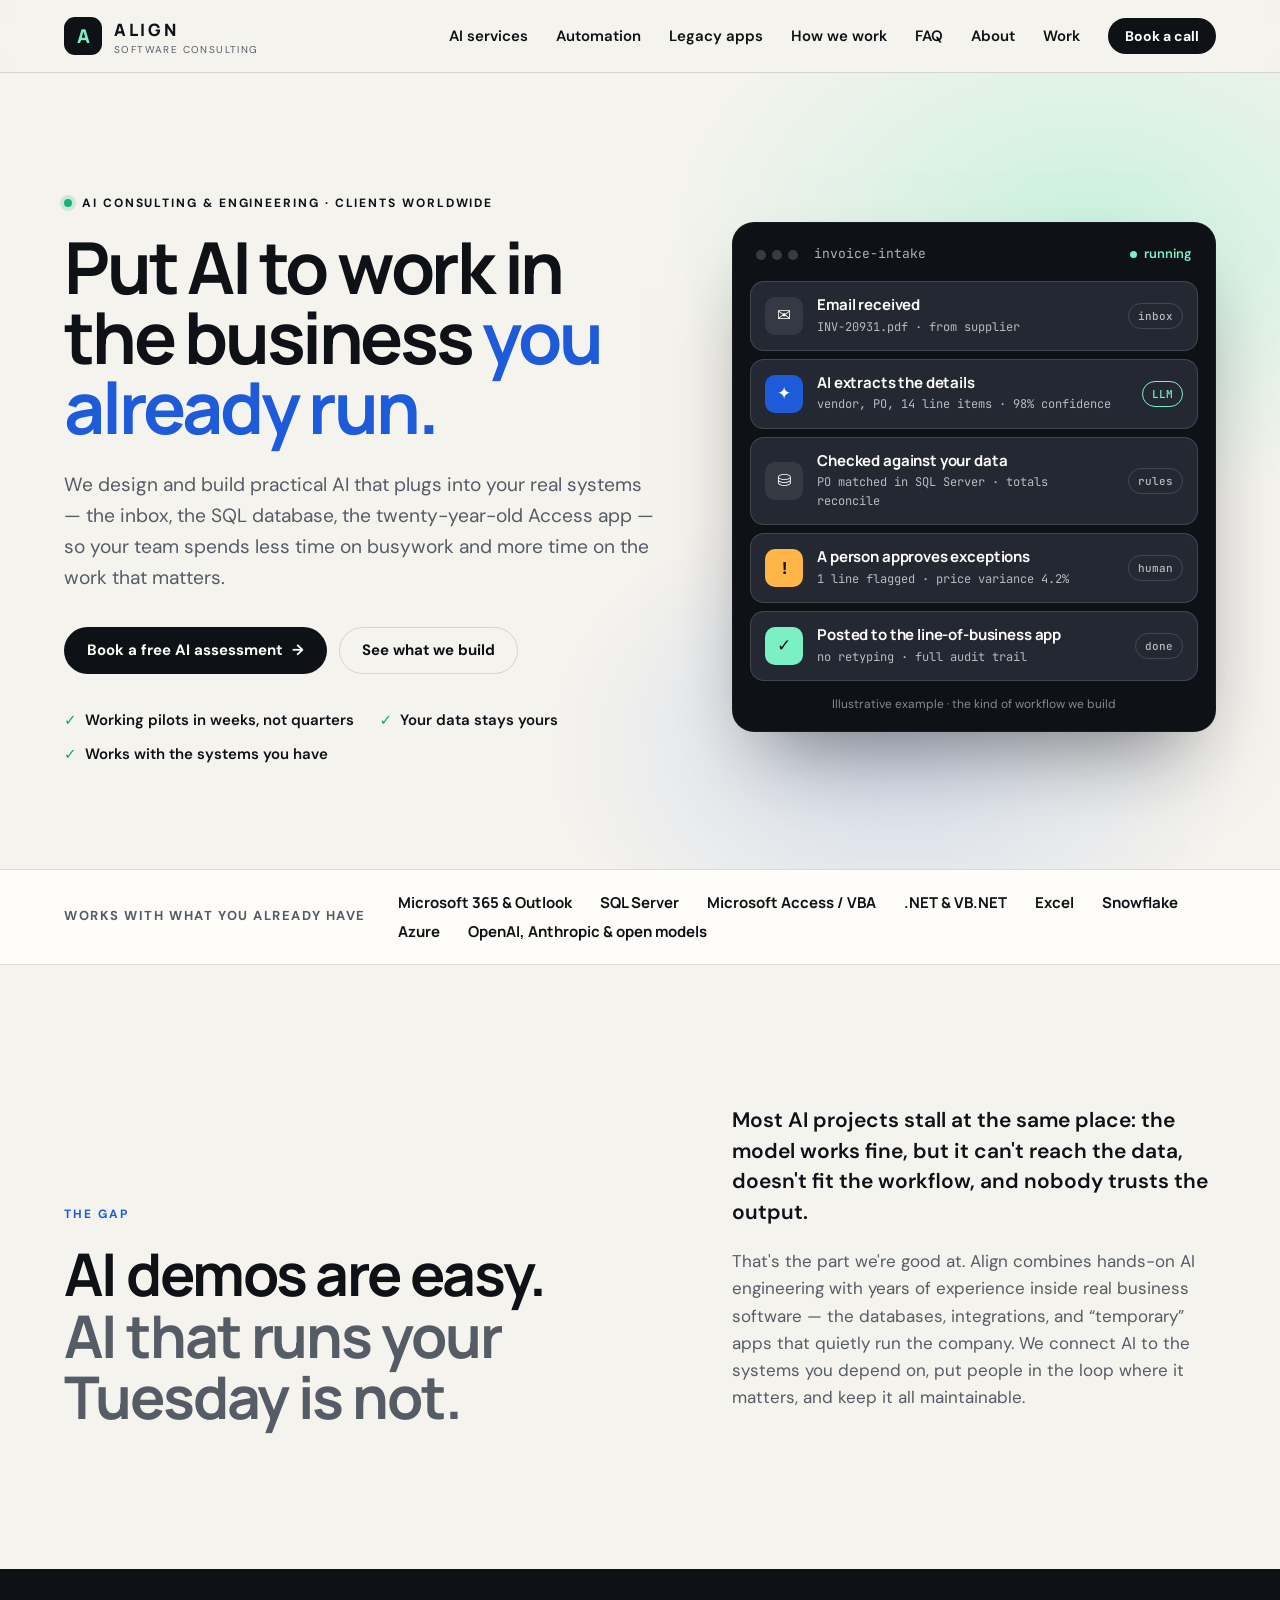
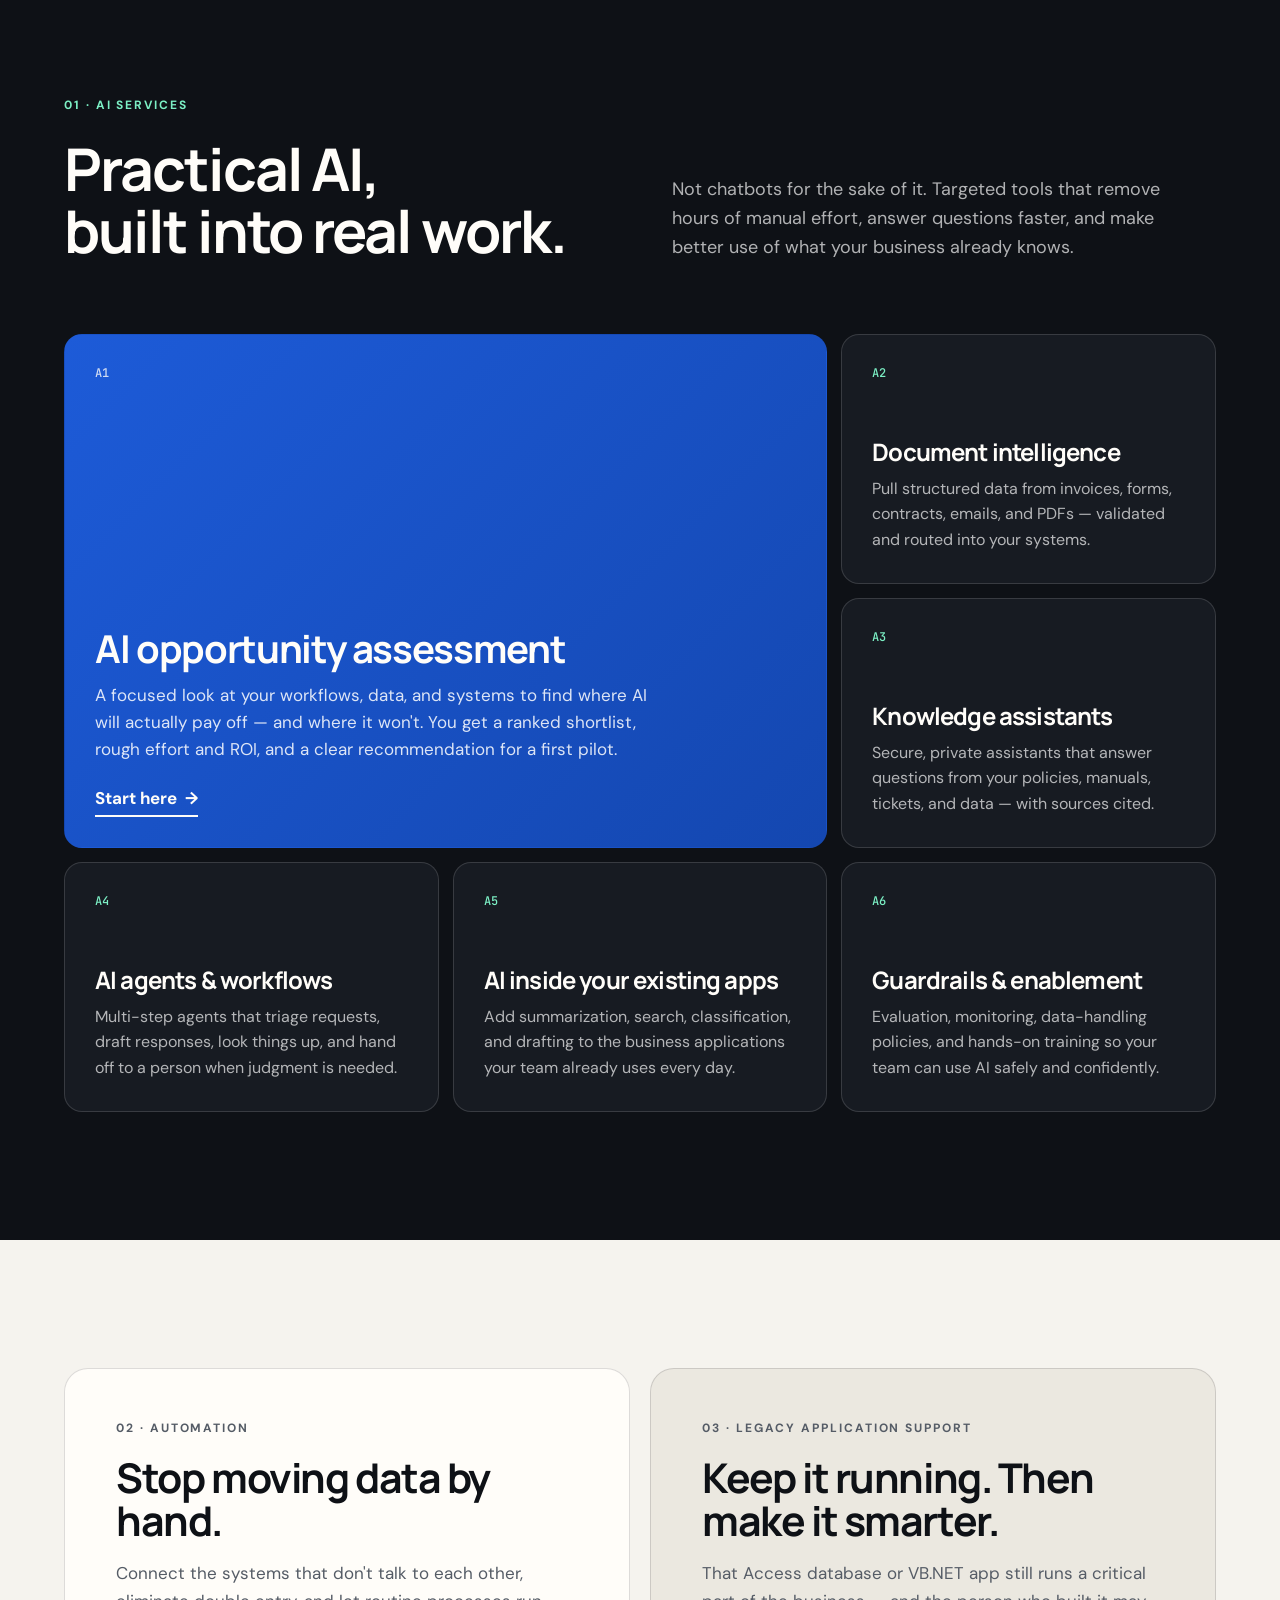
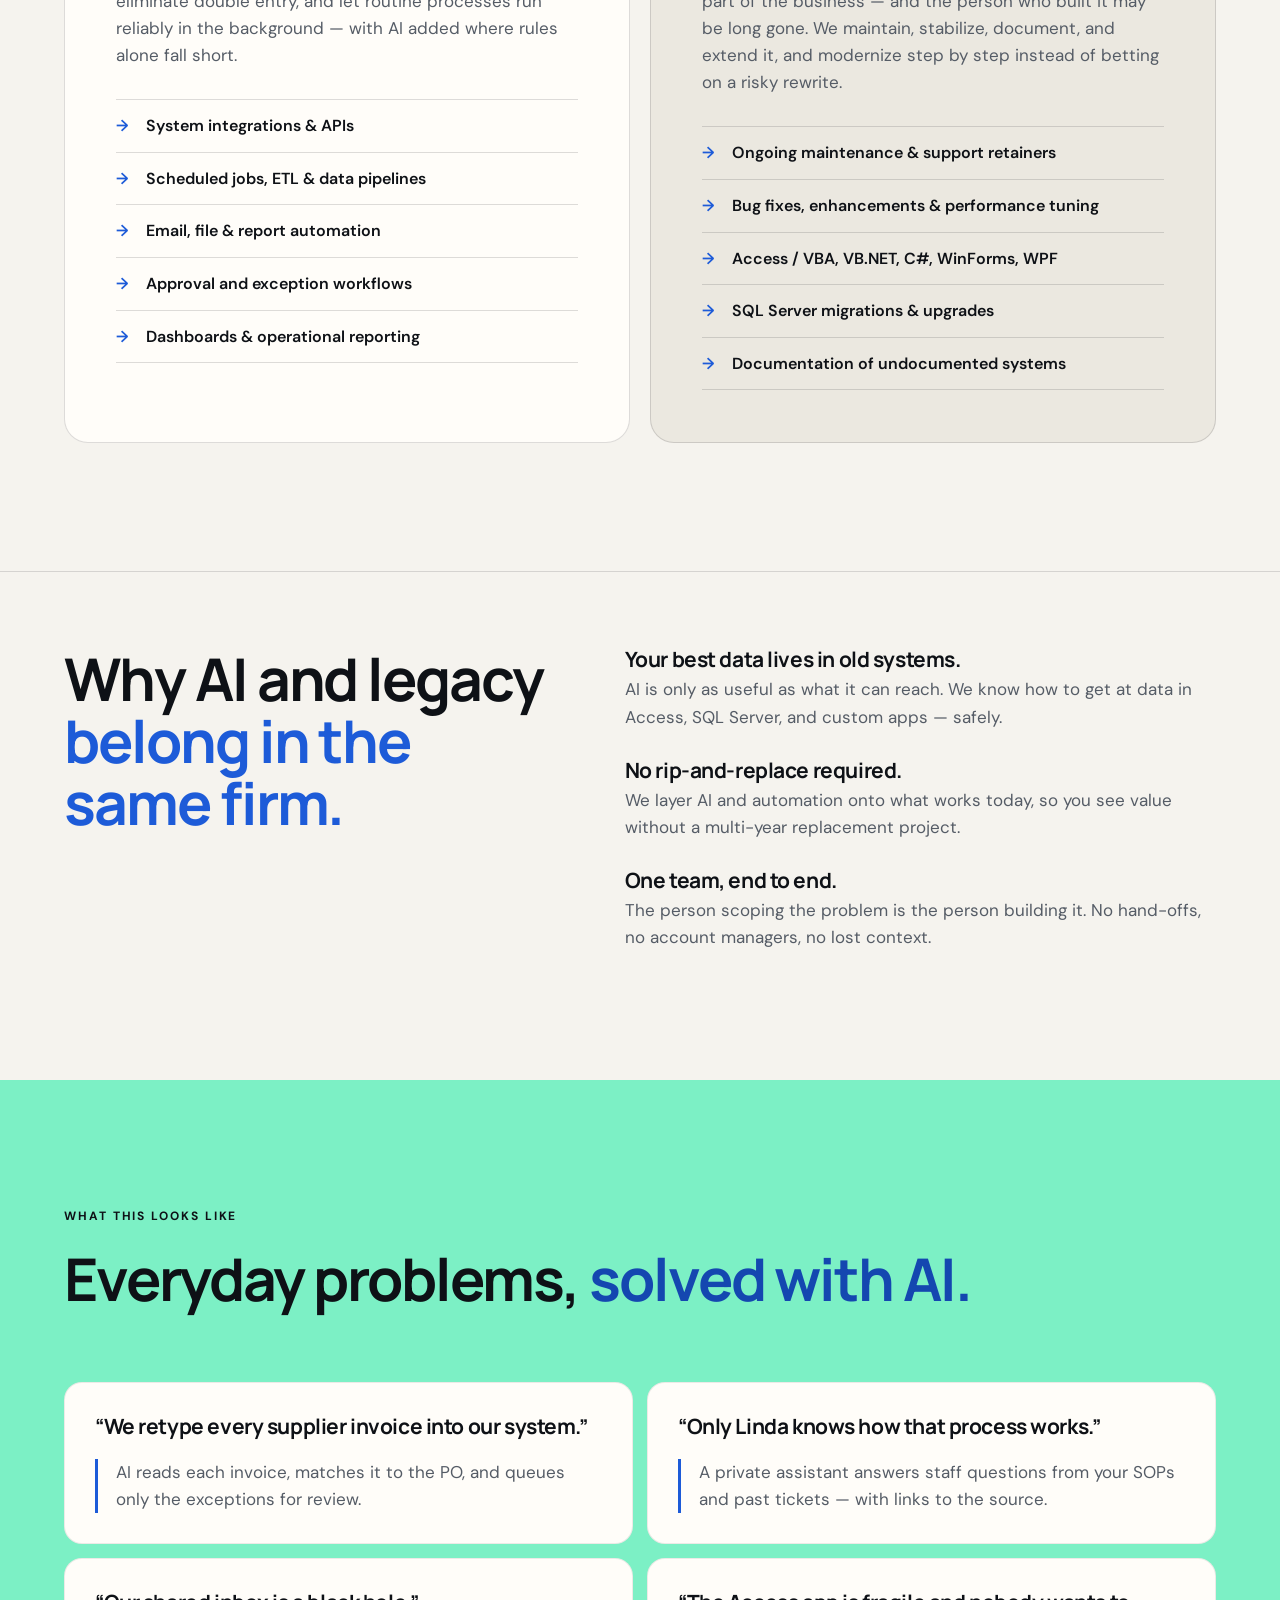
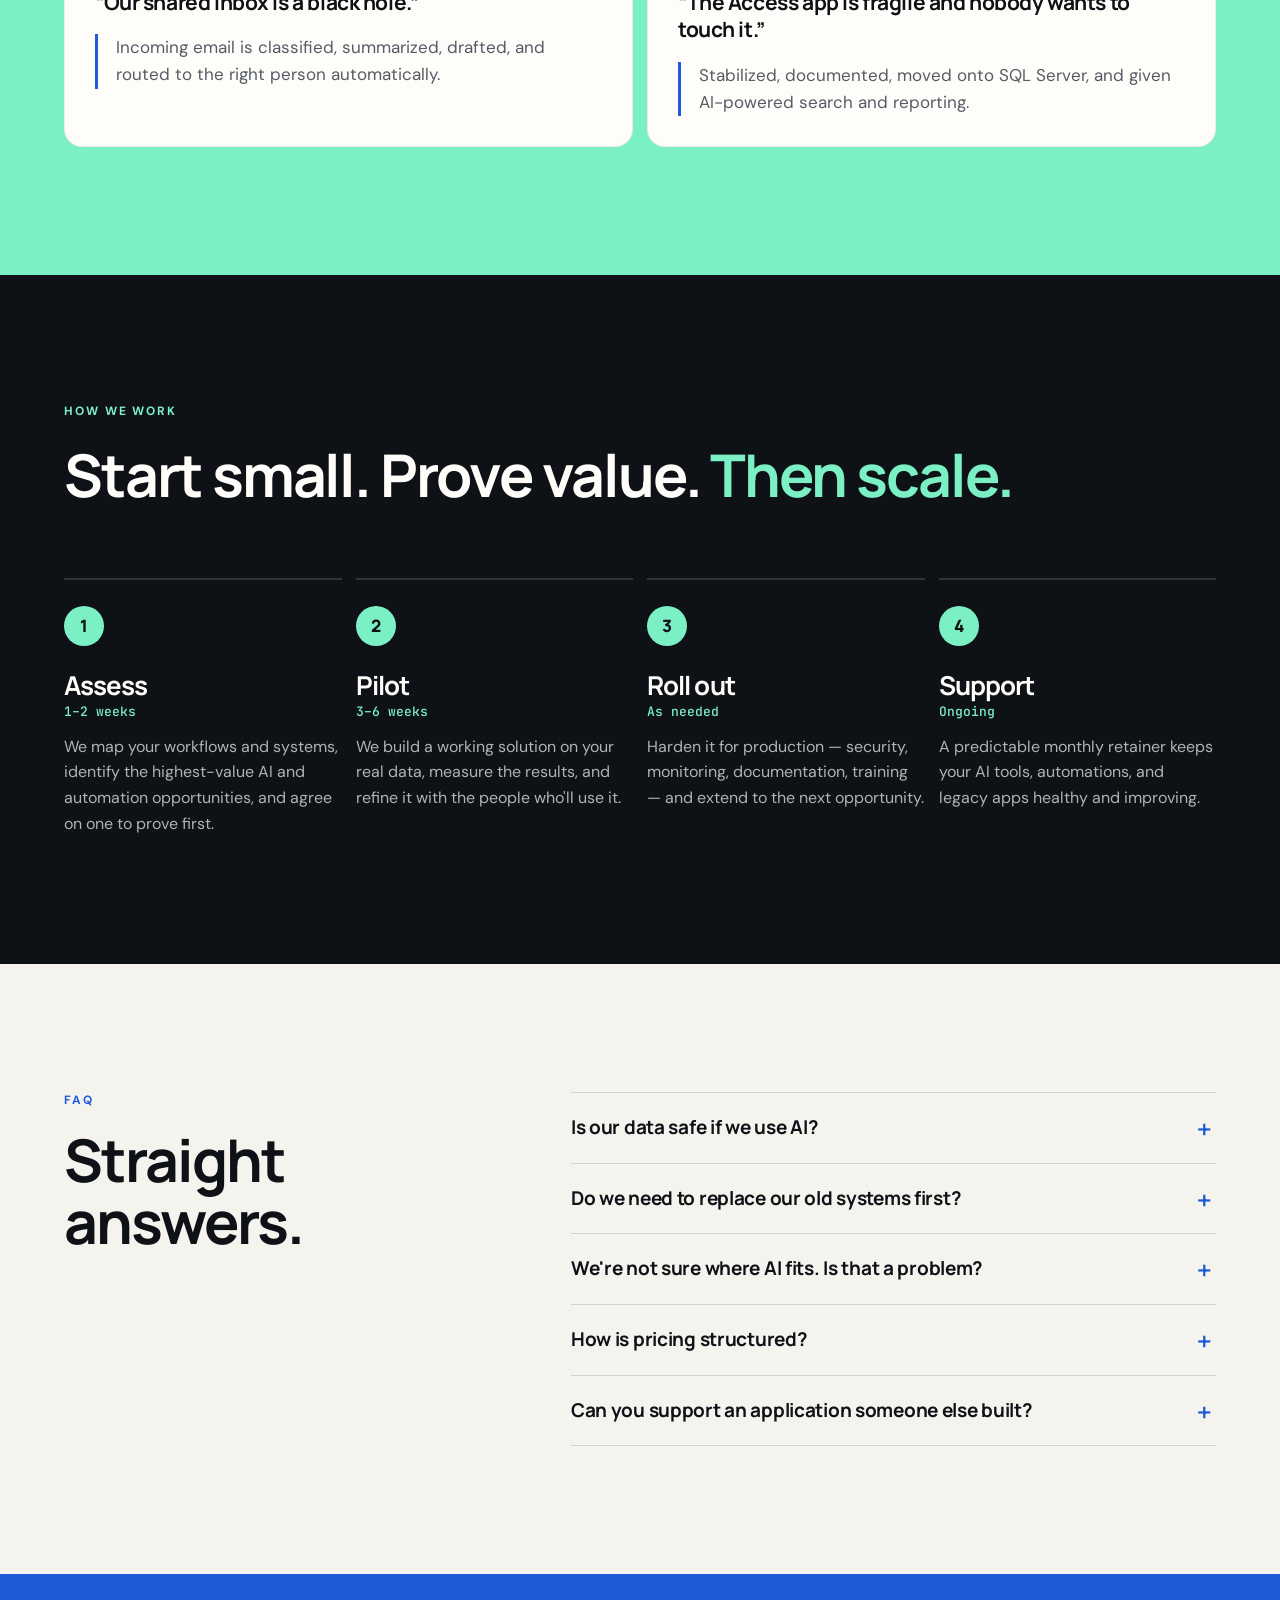
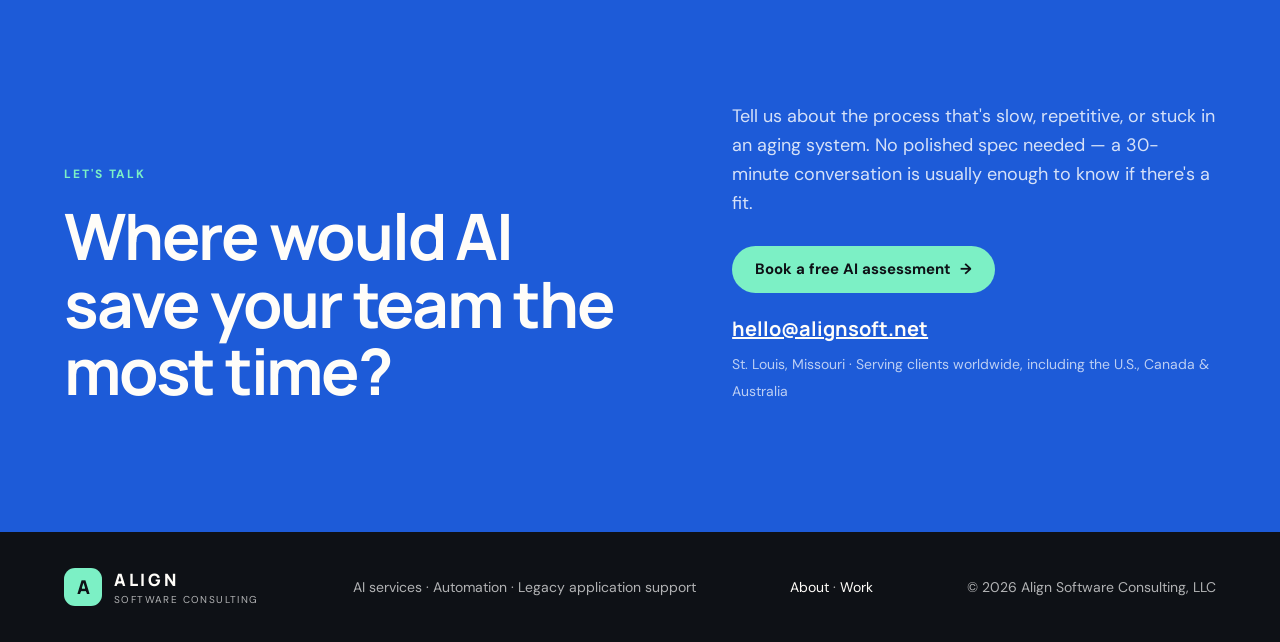
<file: index.html>
<!DOCTYPE html>
<html lang="en">
<head>
  <meta charset="UTF-8" />
  <meta name="viewport" content="width=device-width, initial-scale=1.0" />
  <title>Align Software Consulting | Practical AI, Automation &amp; Legacy App Support</title>
  <meta name="description" content="Align Software Consulting helps small and mid-sized businesses put AI to work: document intelligence, knowledge assistants, AI agents, workflow automation, and support for the legacy business applications you already rely on." />
  <link rel="canonical" href="https://www.alignsoft.net/" />
  <meta name="theme-color" content="#0e1116" />

  <meta property="og:type" content="website" />
  <meta property="og:url" content="https://www.alignsoft.net/" />
  <meta property="og:title" content="Align Software Consulting | Practical AI for the business you already run" />
  <meta property="og:description" content="AI services, automation, and legacy application support — built around your real systems, data, and people." />
  <meta name="twitter:card" content="summary" />

  <link rel="icon" href="data:image/svg+xml,%3Csvg xmlns='http://www.w3.org/2000/svg' viewBox='0 0 64 64'%3E%3Crect width='64' height='64' rx='14' fill='%230e1116'/%3E%3Cpath d='M18 46 32 16l14 30M23 36h18' stroke='%237cf0c5' stroke-width='6' fill='none' stroke-linecap='round' stroke-linejoin='round'/%3E%3C/svg%3E" />

  <link rel="preconnect" href="https://fonts.googleapis.com">
  <link rel="preconnect" href="https://fonts.gstatic.com" crossorigin>
  <link href="https://fonts.googleapis.com/css2?family=DM+Sans:opsz,wght@9..40,400;9..40,500;9..40,600;9..40,700&family=Manrope:wght@500;600;700;800&family=JetBrains+Mono:wght@400;500&display=swap" rel="stylesheet">
  <link rel="stylesheet" href="styles.css?v=20260925" />

  <script type="application/ld+json">
  {
    "@context": "https://schema.org",
    "@type": "ProfessionalService",
    "name": "Align Software Consulting, LLC",
    "url": "https://www.alignsoft.net/",
    "email": "hello@alignsoft.net",
    "description": "AI services, business automation, and legacy business application maintenance.",
    "areaServed": "Worldwide",
    "address": { "@type": "PostalAddress", "addressLocality": "St. Louis", "addressRegion": "MO", "addressCountry": "US" },
    "knowsAbout": ["Artificial intelligence", "Large language models", "Retrieval-augmented generation", "AI agents", "Business process automation", "Legacy application modernization", "Microsoft Access", "VB.NET", "C#", ".NET", "SQL Server"]
  }
  </script>
</head>
<body>
  <a class="skip" href="#main">Skip to content</a>

  <header class="site-header">
    <div class="wrap header-inner">
      <a class="logo" href="#top" aria-label="Align Software Consulting — home">
        <span class="logo-mark" aria-hidden="true">A</span>
        <span class="logo-text"><b>ALIGN</b><small>Software Consulting</small></span>
      </a>

      <nav id="nav" aria-label="Primary">
        <a href="#ai">AI services</a>
        <a href="#automation">Automation</a>
        <a href="#legacy">Legacy apps</a>
        <a href="#process">How we work</a>
        <a href="#faq">FAQ</a>
        <a href="/about/">About</a>
        <a href="/work/manufacturing-support-retainer/">Work</a>
        <a class="btn btn-small nav-cta" href="#contact">Book a call</a>
      </nav>

      <button class="menu" aria-label="Open menu" aria-expanded="false" aria-controls="nav">
        <span></span><span></span>
      </button>
    </div>
  </header>

  <main id="main">
    <!-- HERO -->
    <section class="hero" id="top">
      <div class="wrap hero-grid">
        <div class="hero-copy">
          <p class="kicker"><span class="dot" aria-hidden="true"></span> AI consulting &amp; engineering · Clients worldwide</p>
          <h1>Put AI to work in the business <em>you already run.</em></h1>
          <p class="lede">
            We design and build practical AI that plugs into your real systems — the inbox,
            the SQL database, the twenty-year-old Access app — so your team spends less
            time on busywork and more time on the work that matters.
          </p>
          <div class="hero-actions">
            <a class="btn btn-primary" href="#contact">Book a free AI assessment <span aria-hidden="true">→</span></a>
            <a class="btn btn-ghost" href="#ai">See what we build</a>
          </div>
          <ul class="hero-points">
            <li>Working pilots in weeks, not quarters</li>
            <li>Your data stays yours</li>
            <li>Works with the systems you have</li>
          </ul>
        </div>

        <figure class="flow-card" aria-label="Illustrative example of an AI-assisted invoice workflow">
          <div class="flow-top">
            <span class="flow-dots" aria-hidden="true"><i></i><i></i><i></i></span>
            <span class="mono">invoice-intake</span>
            <span class="live"><i aria-hidden="true"></i>running</span>
          </div>
          <ol class="flow-steps">
            <li style="--d:0">
              <span class="step-ico" aria-hidden="true">✉</span>
              <div><b>Email received</b><small class="mono">INV-20931.pdf · from supplier</small></div>
              <span class="tag">inbox</span>
            </li>
            <li style="--d:1">
              <span class="step-ico is-ai" aria-hidden="true">✦</span>
              <div><b>AI extracts the details</b><small class="mono">vendor, PO, 14 line items · 98% confidence</small></div>
              <span class="tag tag-ai">LLM</span>
            </li>
            <li style="--d:2">
              <span class="step-ico" aria-hidden="true">⛁</span>
              <div><b>Checked against your data</b><small class="mono">PO matched in SQL Server · totals reconcile</small></div>
              <span class="tag">rules</span>
            </li>
            <li style="--d:3">
              <span class="step-ico warn" aria-hidden="true">!</span>
              <div><b>A person approves exceptions</b><small class="mono">1 line flagged · price variance 4.2%</small></div>
              <span class="tag">human</span>
            </li>
            <li style="--d:4">
              <span class="step-ico ok" aria-hidden="true">✓</span>
              <div><b>Posted to the line-of-business app</b><small class="mono">no retyping · full audit trail</small></div>
              <span class="tag">done</span>
            </li>
          </ol>
          <figcaption>Illustrative example · the kind of workflow we build</figcaption>
        </figure>
      </div>
    </section>

    <!-- STACK STRIP -->
    <section class="strip" aria-label="Systems we work with">
      <div class="wrap strip-inner">
        <p>Works with what you already have</p>
        <ul>
          <li>Microsoft 365 &amp; Outlook</li>
          <li>SQL Server</li>
          <li>Microsoft Access / VBA</li>
          <li>.NET &amp; VB.NET</li>
          <li>Excel</li>
          <li>Snowflake</li>
          <li>Azure</li>
          <li>OpenAI, Anthropic &amp; open models</li>
        </ul>
      </div>
    </section>

    <!-- PROBLEM / POSITIONING -->
    <section class="position">
      <div class="wrap position-grid">
        <div>
          <p class="eyebrow">The gap</p>
          <h2>AI demos are easy.<br><span>AI that runs your Tuesday is not.</span></h2>
        </div>
        <div class="position-copy">
          <p class="lead">
            Most AI projects stall at the same place: the model works fine, but it can't reach
            the data, doesn't fit the workflow, and nobody trusts the output.
          </p>
          <p>
            That's the part we're good at. Align combines hands-on AI engineering with years
            of experience inside real business software — the databases, integrations, and
            “temporary” apps that quietly run the company. We connect AI to the systems you
            depend on, put people in the loop where it matters, and keep it all maintainable.
          </p>
        </div>
      </div>
    </section>

    <!-- AI SERVICES -->
    <section class="ai" id="ai">
      <div class="wrap">
        <div class="section-head">
          <p class="eyebrow light">01 · AI services</p>
          <h2>Practical AI,<br>built into real work.</h2>
          <p class="section-sub">
            Not chatbots for the sake of it. Targeted tools that remove hours of manual effort,
            answer questions faster, and make better use of what your business already knows.
          </p>
        </div>

        <div class="ai-grid">
          <article class="svc svc-feature">
            <span class="svc-num">A1</span>
            <h3>AI opportunity assessment</h3>
            <p>
              A focused look at your workflows, data, and systems to find where AI will actually
              pay off — and where it won't. You get a ranked shortlist, rough effort and ROI,
              and a clear recommendation for a first pilot.
            </p>
            <a class="text-link" href="#contact">Start here <span aria-hidden="true">→</span></a>
          </article>

          <article class="svc">
            <span class="svc-num">A2</span>
            <h3>Document intelligence</h3>
            <p>Pull structured data from invoices, forms, contracts, emails, and PDFs — validated and routed into your systems.</p>
          </article>

          <article class="svc">
            <span class="svc-num">A3</span>
            <h3>Knowledge assistants</h3>
            <p>Secure, private assistants that answer questions from your policies, manuals, tickets, and data — with sources cited.</p>
          </article>

          <article class="svc">
            <span class="svc-num">A4</span>
            <h3>AI agents &amp; workflows</h3>
            <p>Multi-step agents that triage requests, draft responses, look things up, and hand off to a person when judgment is needed.</p>
          </article>

          <article class="svc">
            <span class="svc-num">A5</span>
            <h3>AI inside your existing apps</h3>
            <p>Add summarization, search, classification, and drafting to the business applications your team already uses every day.</p>
          </article>

          <article class="svc">
            <span class="svc-num">A6</span>
            <h3>Guardrails &amp; enablement</h3>
            <p>Evaluation, monitoring, data-handling policies, and hands-on training so your team can use AI safely and confidently.</p>
          </article>
        </div>
      </div>
    </section>

    <!-- AUTOMATION + LEGACY -->
    <section class="pair">
      <div class="wrap pair-grid">
        <article class="pillar" id="automation">
          <p class="eyebrow">02 · Automation</p>
          <h2>Stop moving data by hand.</h2>
          <p>
            Connect the systems that don't talk to each other, eliminate double entry, and let
            routine processes run reliably in the background — with AI added where rules alone
            fall short.
          </p>
          <ul class="checks">
            <li>System integrations &amp; APIs</li>
            <li>Scheduled jobs, ETL &amp; data pipelines</li>
            <li>Email, file &amp; report automation</li>
            <li>Approval and exception workflows</li>
            <li>Dashboards &amp; operational reporting</li>
          </ul>
        </article>

        <article class="pillar pillar-legacy" id="legacy">
          <p class="eyebrow">03 · Legacy application support</p>
          <h2>Keep it running. Then make it smarter.</h2>
          <p>
            That Access database or VB.NET app still runs a critical part of the business — and
            the person who built it may be long gone. We maintain, stabilize, document, and
            extend it, and modernize step by step instead of betting on a risky rewrite.
          </p>
          <ul class="checks">
            <li>Ongoing maintenance &amp; support retainers</li>
            <li>Bug fixes, enhancements &amp; performance tuning</li>
            <li>Access / VBA, VB.NET, C#, WinForms, WPF</li>
            <li>SQL Server migrations &amp; upgrades</li>
            <li>Documentation of undocumented systems</li>
          </ul>
        </article>
      </div>
    </section>

    <!-- WHY THE COMBINATION -->
    <section class="bridge">
      <div class="wrap bridge-grid">
        <h2>Why AI and legacy <span>belong in the same firm.</span></h2>
        <div class="bridge-points">
          <div>
            <h3>Your best data lives in old systems.</h3>
            <p>AI is only as useful as what it can reach. We know how to get at data in Access, SQL Server, and custom apps — safely.</p>
          </div>
          <div>
            <h3>No rip-and-replace required.</h3>
            <p>We layer AI and automation onto what works today, so you see value without a multi-year replacement project.</p>
          </div>
          <div>
            <h3>One team, end to end.</h3>
            <p>The person scoping the problem is the person building it. No hand-offs, no account managers, no lost context.</p>
          </div>
        </div>
      </div>
    </section>

    <!-- USE CASES -->
    <section class="cases">
      <div class="wrap">
        <div class="section-head dark">
          <p class="eyebrow">What this looks like</p>
          <h2>Everyday problems, <span>solved with AI.</span></h2>
        </div>
        <div class="case-grid">
          <article class="case">
            <p class="case-before">“We retype every supplier invoice into our system.”</p>
            <p class="case-after">AI reads each invoice, matches it to the PO, and queues only the exceptions for review.</p>
          </article>
          <article class="case">
            <p class="case-before">“Only Linda knows how that process works.”</p>
            <p class="case-after">A private assistant answers staff questions from your SOPs and past tickets — with links to the source.</p>
          </article>
          <article class="case">
            <p class="case-before">“Our shared inbox is a black hole.”</p>
            <p class="case-after">Incoming email is classified, summarized, drafted, and routed to the right person automatically.</p>
          </article>
          <article class="case">
            <p class="case-before">“The Access app is fragile and nobody wants to touch it.”</p>
            <p class="case-after">Stabilized, documented, moved onto SQL Server, and given AI-powered search and reporting.</p>
          </article>
        </div>
      </div>
    </section>

    <!-- PROCESS -->
    <section class="process" id="process">
      <div class="wrap">
        <div class="section-head">
          <p class="eyebrow light">How we work</p>
          <h2>Start small. Prove value. <span>Then scale.</span></h2>
        </div>
        <ol class="steps">
          <li>
            <span class="step-n">1</span>
            <h3>Assess</h3>
            <p class="step-time">1–2 weeks</p>
            <p>We map your workflows and systems, identify the highest-value AI and automation opportunities, and agree on one to prove first.</p>
          </li>
          <li>
            <span class="step-n">2</span>
            <h3>Pilot</h3>
            <p class="step-time">3–6 weeks</p>
            <p>We build a working solution on your real data, measure the results, and refine it with the people who'll use it.</p>
          </li>
          <li>
            <span class="step-n">3</span>
            <h3>Roll out</h3>
            <p class="step-time">As needed</p>
            <p>Harden it for production — security, monitoring, documentation, training — and extend to the next opportunity.</p>
          </li>
          <li>
            <span class="step-n">4</span>
            <h3>Support</h3>
            <p class="step-time">Ongoing</p>
            <p>A predictable monthly retainer keeps your AI tools, automations, and legacy apps healthy and improving.</p>
          </li>
        </ol>
      </div>
    </section>

    <!-- FAQ -->
    <section class="faq" id="faq">
      <div class="wrap faq-grid">
        <div>
          <p class="eyebrow">FAQ</p>
          <h2>Straight answers.</h2>
        </div>
        <div class="faq-list">
          <details>
            <summary>Is our data safe if we use AI?</summary>
            <p>Yes — that's designed in from day one. We use business-grade AI services that don't train on your data, keep sensitive information inside your environment where required, and can use privately hosted models when the situation calls for it.</p>
          </details>
          <details>
            <summary>Do we need to replace our old systems first?</summary>
            <p>No. Most of our work connects AI and automation to the systems you already have. When modernization does make sense, we do it incrementally so the business never stops running.</p>
          </details>
          <details>
            <summary>We're not sure where AI fits. Is that a problem?</summary>
            <p>Not at all — that's what the assessment is for. Bring the tasks that are slow, repetitive, or error-prone and we'll tell you honestly where AI helps and where a simpler fix is better.</p>
          </details>
          <details>
            <summary>How is pricing structured?</summary>
            <p>Assessments and pilots are fixed-scope with a fixed price agreed up front. Ongoing maintenance and support is a monthly retainer sized to your needs.</p>
          </details>
          <details>
            <summary>Can you support an application someone else built?</summary>
            <p>Absolutely. Inheriting undocumented Access, VB.NET, and C# applications is a big part of what we do. We start by reviewing and documenting it, then fix what's urgent.</p>
          </details>
        </div>
      </div>
    </section>

    <!-- CONTACT -->
    <section class="contact" id="contact">
      <div class="wrap contact-grid">
        <div>
          <p class="eyebrow light">Let's talk</p>
          <h2>Where would AI save your team the most time?</h2>
        </div>
        <div class="contact-copy">
          <p>
            Tell us about the process that's slow, repetitive, or stuck in an aging system.
            No polished spec needed — a 30-minute conversation is usually enough to know if
            there's a fit.
          </p>
          <a class="btn btn-light" href="mailto:hello@alignsoft.net?subject=AI%20assessment%20inquiry">Book a free AI assessment <span aria-hidden="true">→</span></a>
          <a class="contact-email" href="mailto:hello@alignsoft.net">hello@alignsoft.net</a>
          <small>St. Louis, Missouri · Serving clients worldwide, including the U.S., Canada &amp; Australia</small>
        </div>
      </div>
    </section>
  </main>

  <footer class="site-footer">
    <div class="wrap footer-inner">
      <a class="logo" href="#top" aria-label="Align Software Consulting — back to top">
        <span class="logo-mark" aria-hidden="true">A</span>
        <span class="logo-text"><b>ALIGN</b><small>Software Consulting</small></span>
      </a>
      <p>AI services · Automation · Legacy application support</p>
      <p><a href="/about/">About</a> · <a href="/work/manufacturing-support-retainer/">Work</a></p>
      <span>© <span id="year">2026</span> Align Software Consulting, LLC</span>
    </div>
  </footer>

  <script src="script.js?v=20260925"></script>
</body>
</html>
</file>
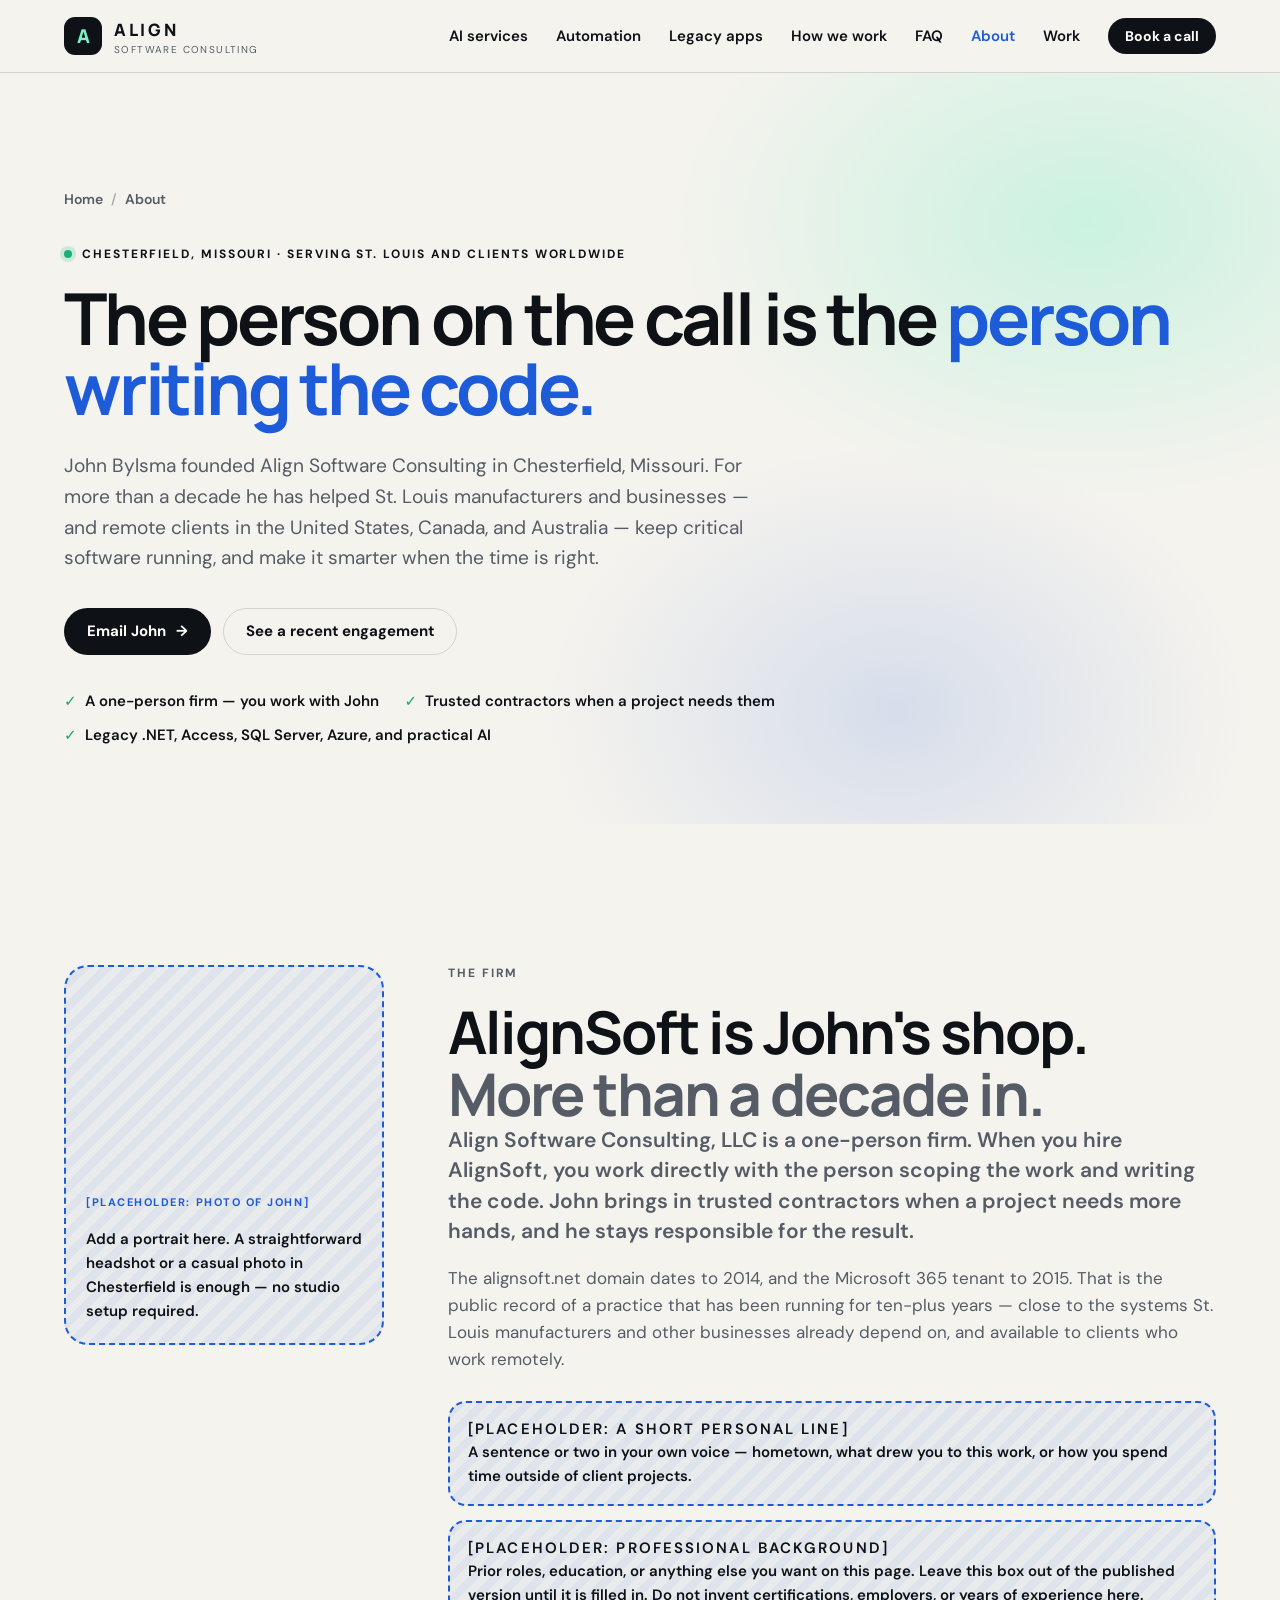
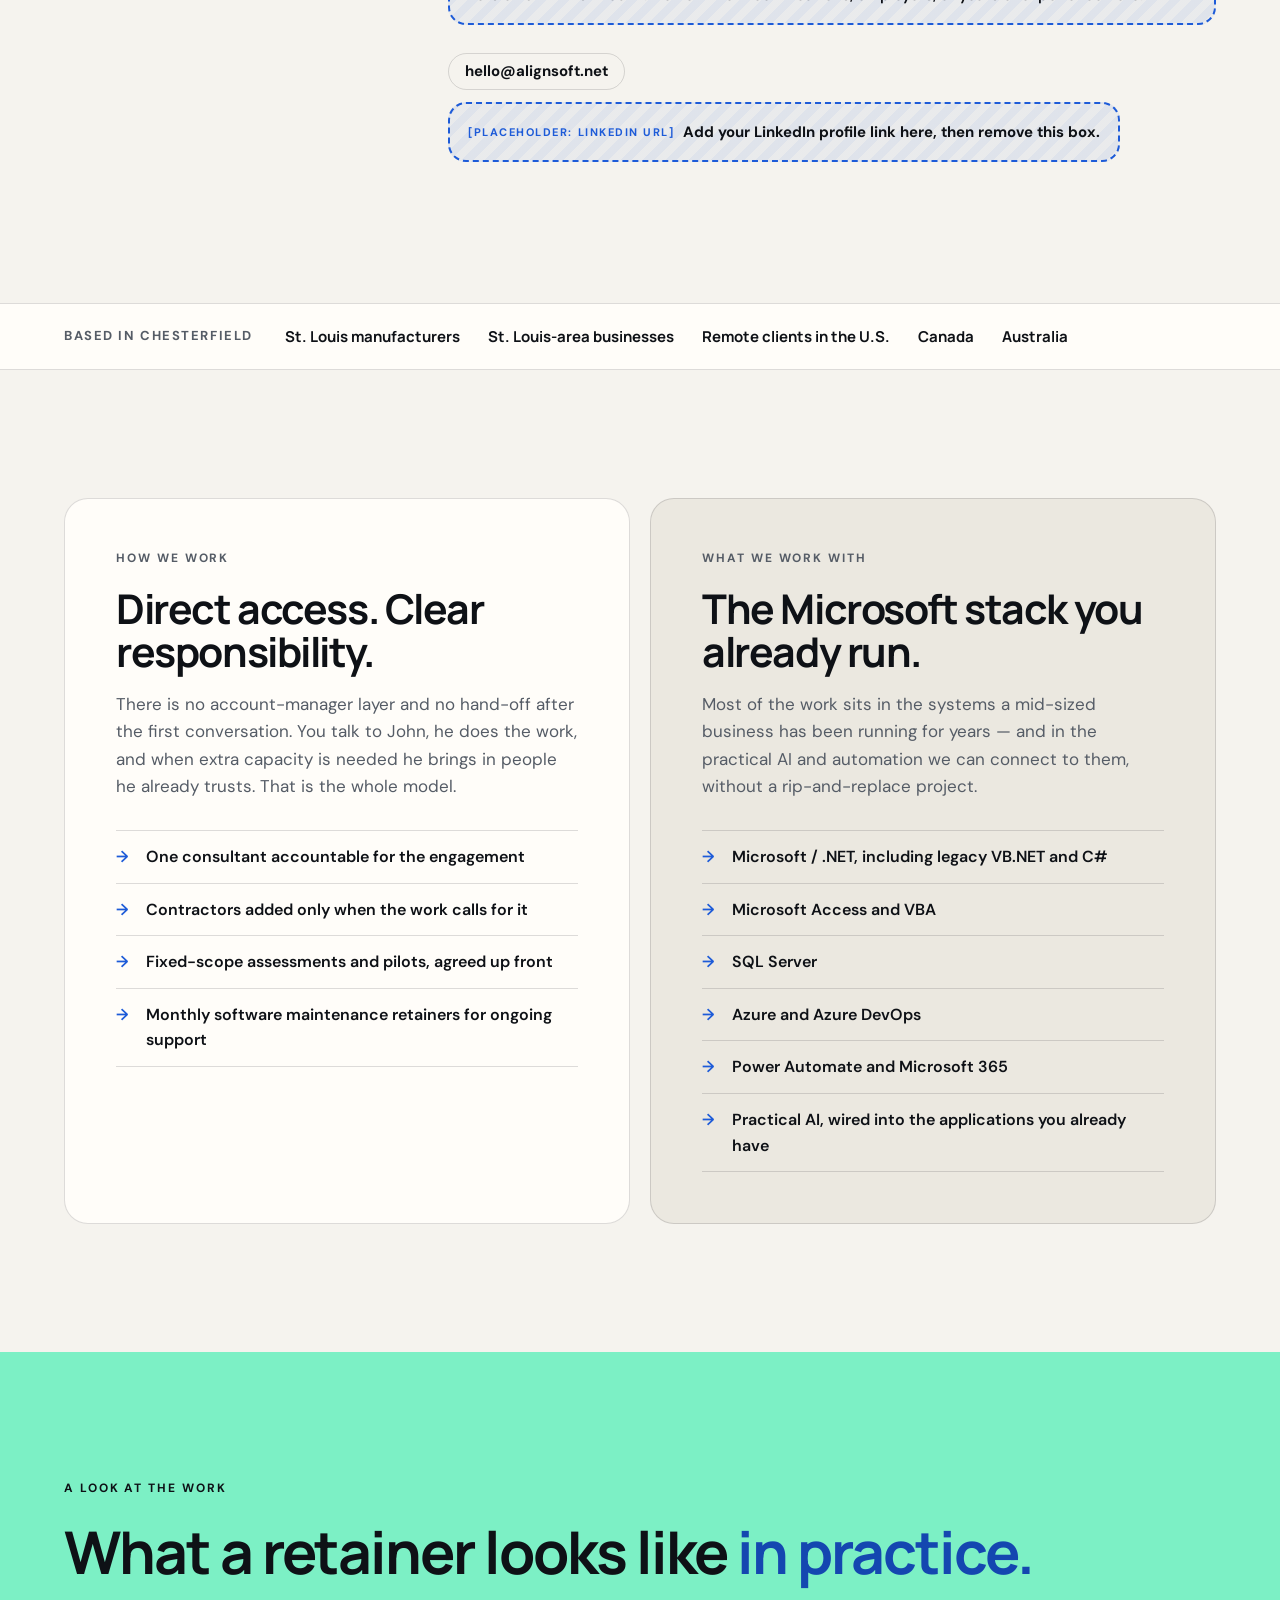
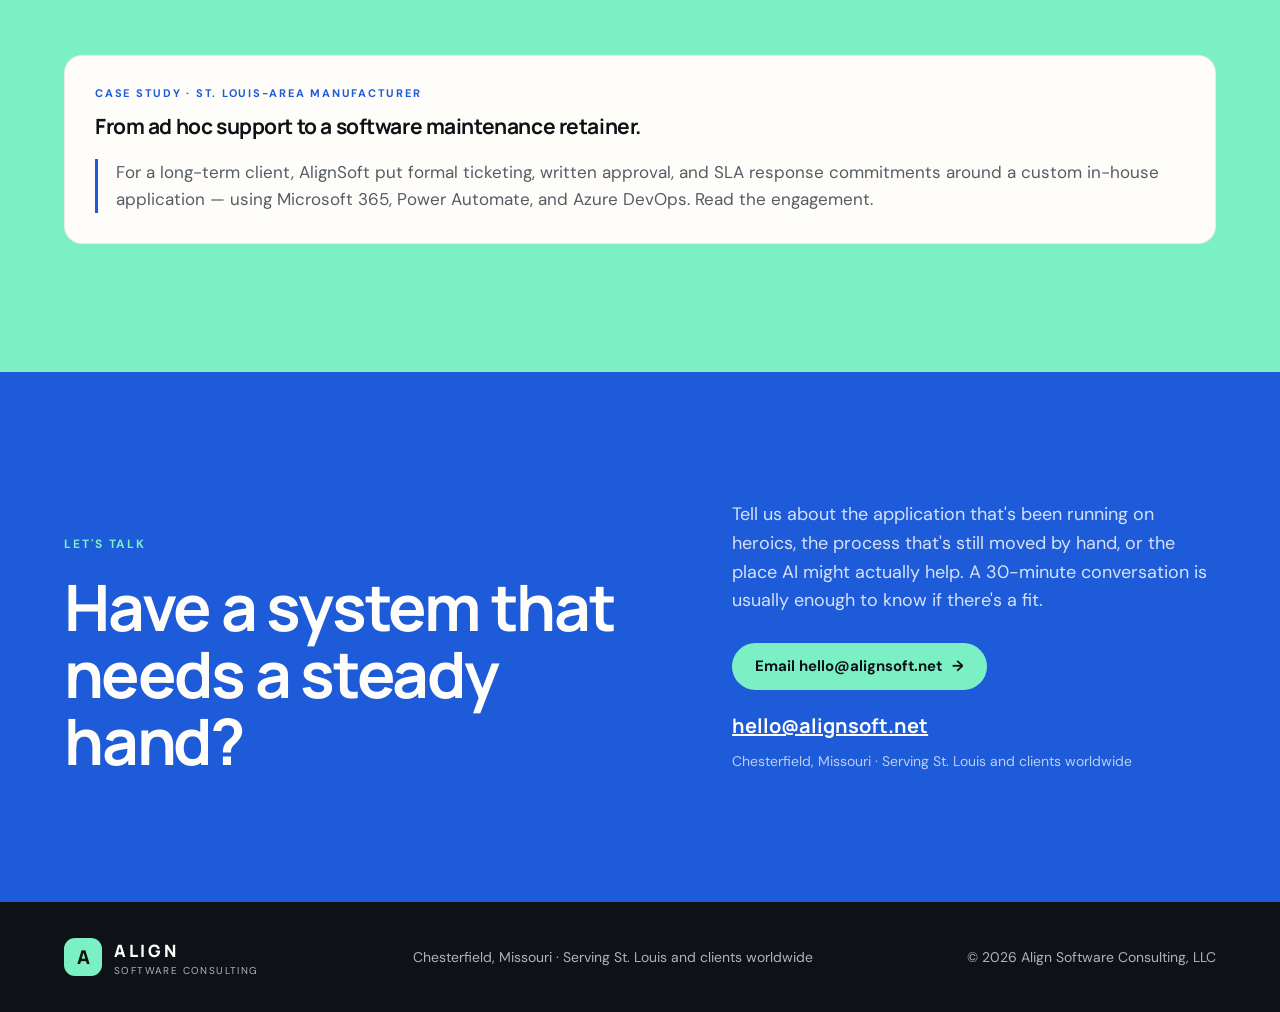
<file: about/index.html>
<!DOCTYPE html>
<html lang="en">
<head>
  <meta charset="UTF-8" />
  <meta name="viewport" content="width=device-width, initial-scale=1.0" />
  <title>About AlignSoft | St. Louis Software Consultant</title>
  <meta name="description" content="John Bylsma founded AlignSoft in Chesterfield, Missouri. A St. Louis software consultant for legacy .NET, Access, SQL Server, Azure, and practical AI support." />
  <link rel="canonical" href="https://www.alignsoft.net/about/" />
  <meta name="theme-color" content="#0e1116" />

  <meta property="og:type" content="website" />
  <meta property="og:site_name" content="Align Software Consulting" />
  <meta property="og:url" content="https://www.alignsoft.net/about/" />
  <meta property="og:title" content="About AlignSoft | St. Louis Software Consultant" />
  <meta property="og:description" content="John Bylsma founded AlignSoft in Chesterfield, Missouri. A St. Louis software consultant for legacy .NET, Access, SQL Server, Azure, and practical AI support." />
  <meta name="twitter:card" content="summary" />
  <meta name="twitter:title" content="About AlignSoft | St. Louis Software Consultant" />
  <meta name="twitter:description" content="John Bylsma founded AlignSoft in Chesterfield, Missouri. A St. Louis software consultant for legacy .NET, Access, SQL Server, Azure, and practical AI support." />

  <link rel="icon" href="data:image/svg+xml,%3Csvg xmlns='http://www.w3.org/2000/svg' viewBox='0 0 64 64'%3E%3Crect width='64' height='64' rx='14' fill='%230e1116'/%3E%3Cpath d='M18 46 32 16l14 30M23 36h18' stroke='%237cf0c5' stroke-width='6' fill='none' stroke-linecap='round' stroke-linejoin='round'/%3E%3C/svg%3E" />

  <link rel="preconnect" href="https://fonts.googleapis.com">
  <link rel="preconnect" href="https://fonts.gstatic.com" crossorigin>
  <link href="https://fonts.googleapis.com/css2?family=DM+Sans:opsz,wght@9..40,400;9..40,500;9..40,600;9..40,700&family=Manrope:wght@500;600;700;800&family=JetBrains+Mono:wght@400;500&display=swap" rel="stylesheet">
  <link rel="stylesheet" href="/styles.css" />
  <link rel="stylesheet" href="/page.css" />

  <script type="application/ld+json">
  {
    "@context": "https://schema.org",
    "@graph": [
      {
        "@type": "ProfessionalService",
        "@id": "https://www.alignsoft.net/#business",
        "name": "Align Software Consulting, LLC",
        "url": "https://www.alignsoft.net/",
        "email": "hello@alignsoft.net",
        "description": "AI services, business automation, and legacy business application maintenance.",
        "areaServed": [
          { "@type": "City", "name": "Chesterfield", "containedInPlace": { "@type": "State", "name": "Missouri" } },
          { "@type": "City", "name": "St. Louis", "containedInPlace": { "@type": "State", "name": "Missouri" } },
          { "@type": "Country", "name": "United States" },
          { "@type": "Country", "name": "Canada" },
          { "@type": "Country", "name": "Australia" }
        ],
        "address": {
          "@type": "PostalAddress",
          "addressLocality": "Chesterfield",
          "addressRegion": "MO",
          "addressCountry": "US"
        },
        "founder": { "@id": "https://www.alignsoft.net/about/#john" },
        "employee": { "@id": "https://www.alignsoft.net/about/#john" },
        "knowsAbout": [
          "Software consulting",
          "Legacy application support",
          "Microsoft Access",
          "SQL Server",
          ".NET",
          "Azure",
          "Azure DevOps",
          "Power Automate",
          "Microsoft 365",
          "Practical artificial intelligence",
          "Software maintenance retainer",
          "Manufacturing software"
        ]
      },
      {
        "@type": "Person",
        "@id": "https://www.alignsoft.net/about/#john",
        "name": "John Bylsma",
        "jobTitle": "Founder",
        "worksFor": { "@id": "https://www.alignsoft.net/#business" },
        "url": "https://www.alignsoft.net/about/",
        "email": "hello@alignsoft.net",
        "address": {
          "@type": "PostalAddress",
          "addressLocality": "Chesterfield",
          "addressRegion": "MO",
          "addressCountry": "US"
        }
      }
    ]
  }
  </script>
</head>
<body>
  <a class="skip" href="#main">Skip to content</a>

  <header class="site-header">
    <div class="wrap header-inner">
      <a class="logo" href="/" aria-label="Align Software Consulting — home">
        <span class="logo-mark" aria-hidden="true">A</span>
        <span class="logo-text"><b>ALIGN</b><small>Software Consulting</small></span>
      </a>

      <nav id="nav" aria-label="Primary">
        <a href="/#ai">AI services</a>
        <a href="/#automation">Automation</a>
        <a href="/#legacy">Legacy apps</a>
        <a href="/#process">How we work</a>
        <a href="/#faq">FAQ</a>
        <a href="/about/" aria-current="page">About</a>
        <a href="/work/manufacturing-support-retainer/">Work</a>
        <a class="btn btn-small nav-cta" href="/#contact">Book a call</a>
      </nav>

      <button class="menu" aria-label="Open menu" aria-expanded="false" aria-controls="nav">
        <span></span><span></span>
      </button>
    </div>
  </header>

  <main id="main">
    <section class="hero page-hero" id="top">
      <div class="wrap">
        <div class="breadcrumb" role="navigation" aria-label="Breadcrumb">
          <a href="/">Home</a>
          <span class="sep" aria-hidden="true">/</span>
          <span aria-current="page">About</span>
        </div>
        <p class="kicker"><span class="dot" aria-hidden="true"></span> Chesterfield, Missouri · Serving St. Louis and clients worldwide</p>
        <h1>The person on the call is the <em>person writing the code.</em></h1>
        <p class="lede">
          John Bylsma founded Align Software Consulting in Chesterfield, Missouri.
          For more than a decade he has helped St. Louis manufacturers and businesses — and
          remote clients in the United States, Canada, and Australia — keep critical software
          running, and make it smarter when the time is right.
        </p>
        <div class="hero-actions">
          <a class="btn btn-primary" href="mailto:hello@alignsoft.net?subject=AlignSoft%20inquiry">Email John <span aria-hidden="true">→</span></a>
          <a class="btn btn-ghost" href="/work/manufacturing-support-retainer/">See a recent engagement</a>
        </div>
        <ul class="hero-points">
          <li>A one-person firm — you work with John</li>
          <li>Trusted contractors when a project needs them</li>
          <li>Legacy .NET, Access, SQL Server, Azure, and practical AI</li>
        </ul>
      </div>
    </section>

    <section class="position" id="john">
      <div class="wrap about-split">
        <figure class="portrait is-placeholder">
          <p class="placeholder-label">[PLACEHOLDER: photo of John]</p>
          <figcaption>Add a portrait here. A straightforward headshot or a casual photo in Chesterfield is enough — no studio setup required.</figcaption>
        </figure>

        <div class="about-copy">
          <p class="eyebrow">The firm</p>
          <h2>AlignSoft is John's shop.<br><span>More than a decade in.</span></h2>
          <p class="lead">
            Align Software Consulting, LLC is a one-person firm. When you hire AlignSoft,
            you work directly with the person scoping the work and writing the code.
            John brings in trusted contractors when a project needs more hands, and he
            stays responsible for the result.
          </p>
          <p>
            The alignsoft.net domain dates to 2014, and the Microsoft 365 tenant to 2015.
            That is the public record of a practice that has been running for ten-plus years —
            close to the systems St. Louis manufacturers and other businesses already depend on,
            and available to clients who work remotely.
          </p>

          <div class="placeholder" style="margin-top: 28px;">
            <p class="placeholder-label">[PLACEHOLDER: a short personal line]</p>
            <p>A sentence or two in your own voice — hometown, what drew you to this work, or how you spend time outside of client projects.</p>
          </div>

          <div class="placeholder" style="margin-top: 14px;">
            <p class="placeholder-label">[PLACEHOLDER: professional background]</p>
            <p>Prior roles, education, or anything else you want on this page. Leave this box out of the published version until it is filled in. Do not invent certifications, employers, or years of experience here.</p>
          </div>

          <ul class="connect-list">
            <li><a class="btn btn-ghost btn-small" href="mailto:hello@alignsoft.net">hello@alignsoft.net</a></li>
            <li class="placeholder">
              <span class="placeholder-label" style="margin: 0 8px 0 0;">[PLACEHOLDER: LinkedIn URL]</span>
              Add your LinkedIn profile link here, then remove this box.
            </li>
          </ul>
        </div>
      </div>
    </section>

    <section class="strip" aria-label="Where we work">
      <div class="wrap strip-inner">
        <p>Based in Chesterfield</p>
        <ul>
          <li>St. Louis manufacturers</li>
          <li>St. Louis-area businesses</li>
          <li>Remote clients in the U.S.</li>
          <li>Canada</li>
          <li>Australia</li>
        </ul>
      </div>
    </section>

    <section class="pair">
      <div class="wrap pair-grid">
        <article class="pillar">
          <p class="eyebrow">How we work</p>
          <h2>Direct access. Clear responsibility.</h2>
          <p>
            There is no account-manager layer and no hand-off after the first conversation.
            You talk to John, he does the work, and when extra capacity is needed he brings
            in people he already trusts. That is the whole model.
          </p>
          <ul class="checks">
            <li>One consultant accountable for the engagement</li>
            <li>Contractors added only when the work calls for it</li>
            <li>Fixed-scope assessments and pilots, agreed up front</li>
            <li>Monthly software maintenance retainers for ongoing support</li>
          </ul>
        </article>

        <article class="pillar pillar-legacy">
          <p class="eyebrow">What we work with</p>
          <h2>The Microsoft stack you already run.</h2>
          <p>
            Most of the work sits in the systems a mid-sized business has been running for
            years — and in the practical AI and automation we can connect to them, without
            a rip-and-replace project.
          </p>
          <ul class="checks">
            <li>Microsoft / .NET, including legacy VB.NET and C#</li>
            <li>Microsoft Access and VBA</li>
            <li>SQL Server</li>
            <li>Azure and Azure DevOps</li>
            <li>Power Automate and Microsoft 365</li>
            <li>Practical AI, wired into the applications you already have</li>
          </ul>
        </article>
      </div>
    </section>

    <section class="cases">
      <div class="wrap">
        <div class="section-head dark">
          <p class="eyebrow">A look at the work</p>
          <h2>What a retainer looks like <span>in practice.</span></h2>
        </div>
        <div class="case-grid" style="grid-template-columns: 1fr;">
          <a class="work-card-link" href="/work/manufacturing-support-retainer/">
            <article class="case">
              <p class="work-kicker">Case study · St. Louis-area manufacturer</p>
              <p class="case-before">From ad hoc support to a software maintenance retainer.</p>
              <p class="case-after">
                For a long-term client, AlignSoft put formal ticketing, written approval,
                and SLA response commitments around a custom in-house application — using
                Microsoft 365, Power Automate, and Azure DevOps. Read the engagement.
              </p>
            </article>
          </a>
        </div>
      </div>
    </section>

    <section class="contact" id="contact">
      <div class="wrap contact-grid">
        <div>
          <p class="eyebrow light">Let's talk</p>
          <h2>Have a system that needs a steady hand?</h2>
        </div>
        <div class="contact-copy">
          <p>
            Tell us about the application that's been running on heroics, the process that's
            still moved by hand, or the place AI might actually help. A 30-minute conversation
            is usually enough to know if there's a fit.
          </p>
          <a class="btn btn-light" href="mailto:hello@alignsoft.net?subject=AlignSoft%20inquiry">Email hello@alignsoft.net <span aria-hidden="true">→</span></a>
          <a class="contact-email" href="mailto:hello@alignsoft.net">hello@alignsoft.net</a>
          <small>Chesterfield, Missouri · Serving St. Louis and clients worldwide</small>
        </div>
      </div>
    </section>
  </main>

  <footer class="site-footer">
    <div class="wrap footer-inner">
      <a class="logo" href="/" aria-label="Align Software Consulting — home">
        <span class="logo-mark" aria-hidden="true">A</span>
        <span class="logo-text"><b>ALIGN</b><small>Software Consulting</small></span>
      </a>
      <p class="footer-nap">Chesterfield, Missouri · Serving St. Louis and clients worldwide</p>
      <span>© <span id="year">2026</span> Align Software Consulting, LLC</span>
    </div>
  </footer>

  <script src="/script.js"></script>
</body>
</html>
</file>
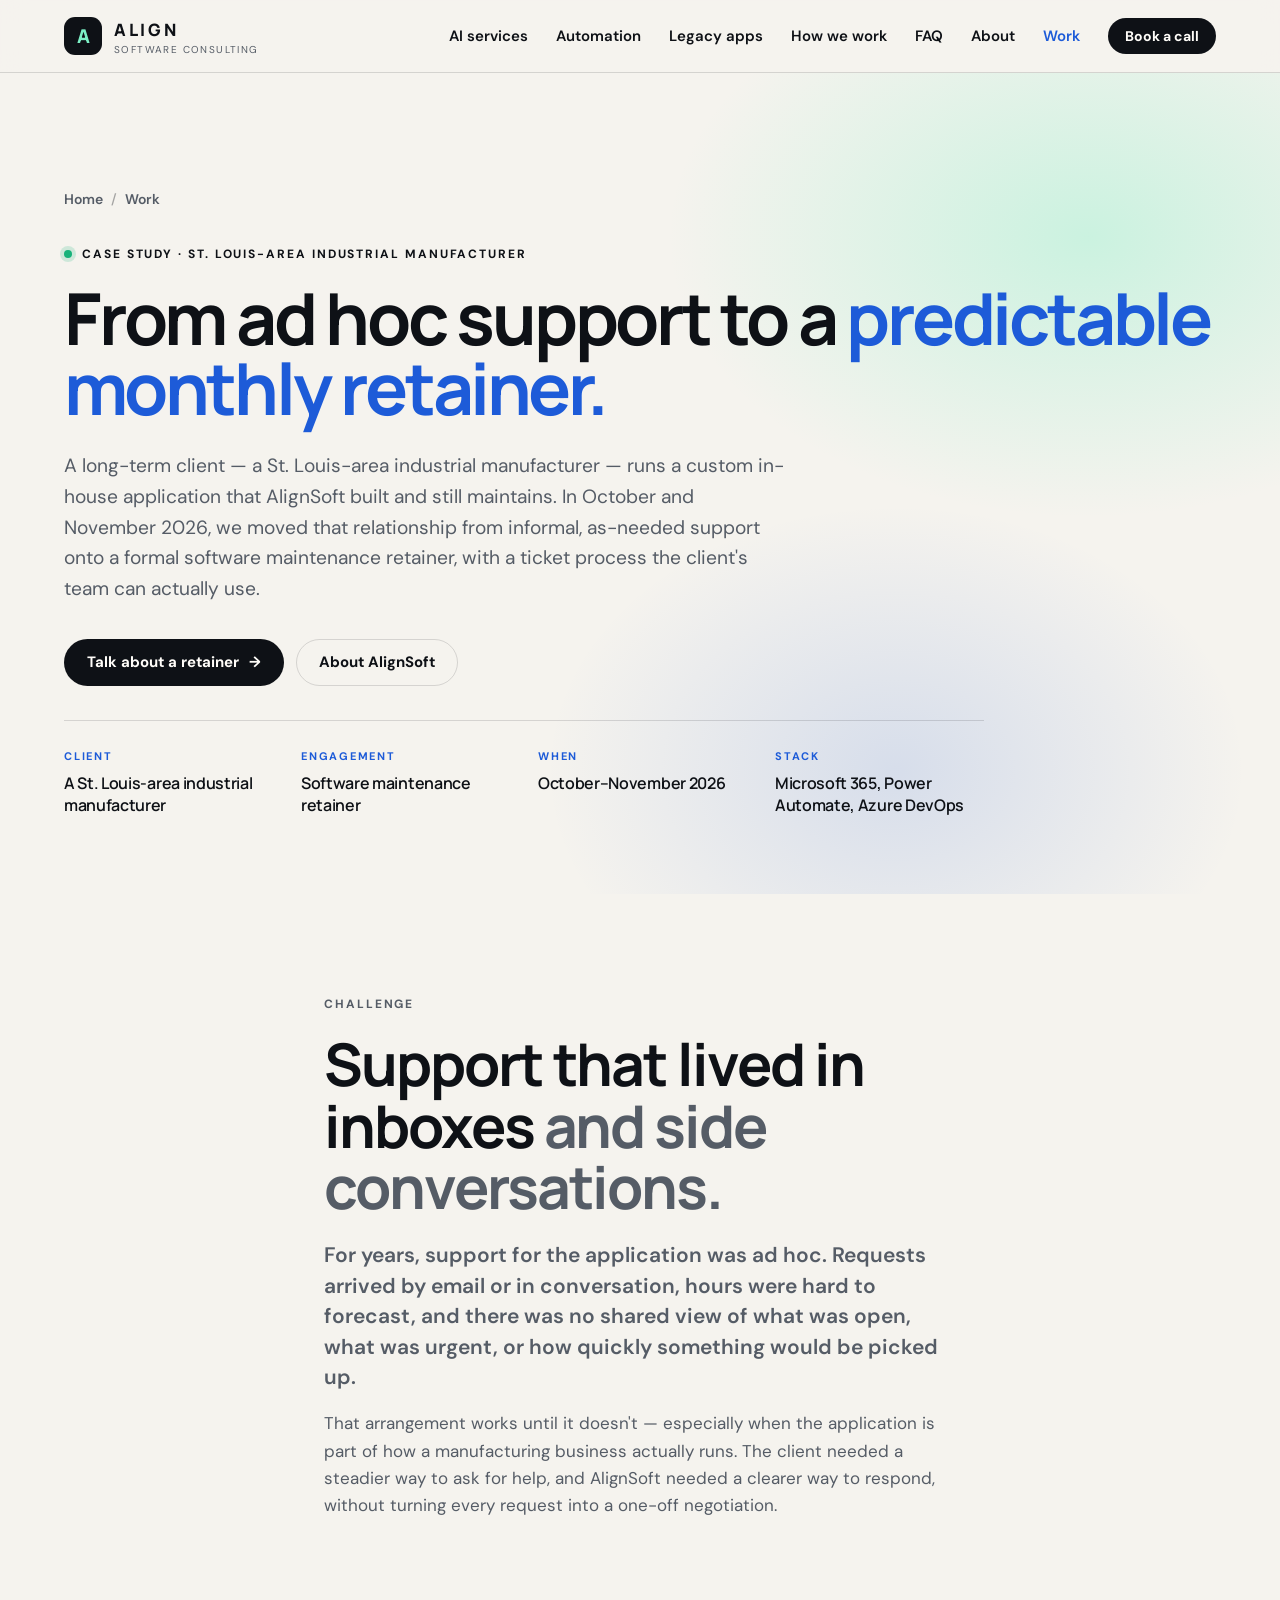
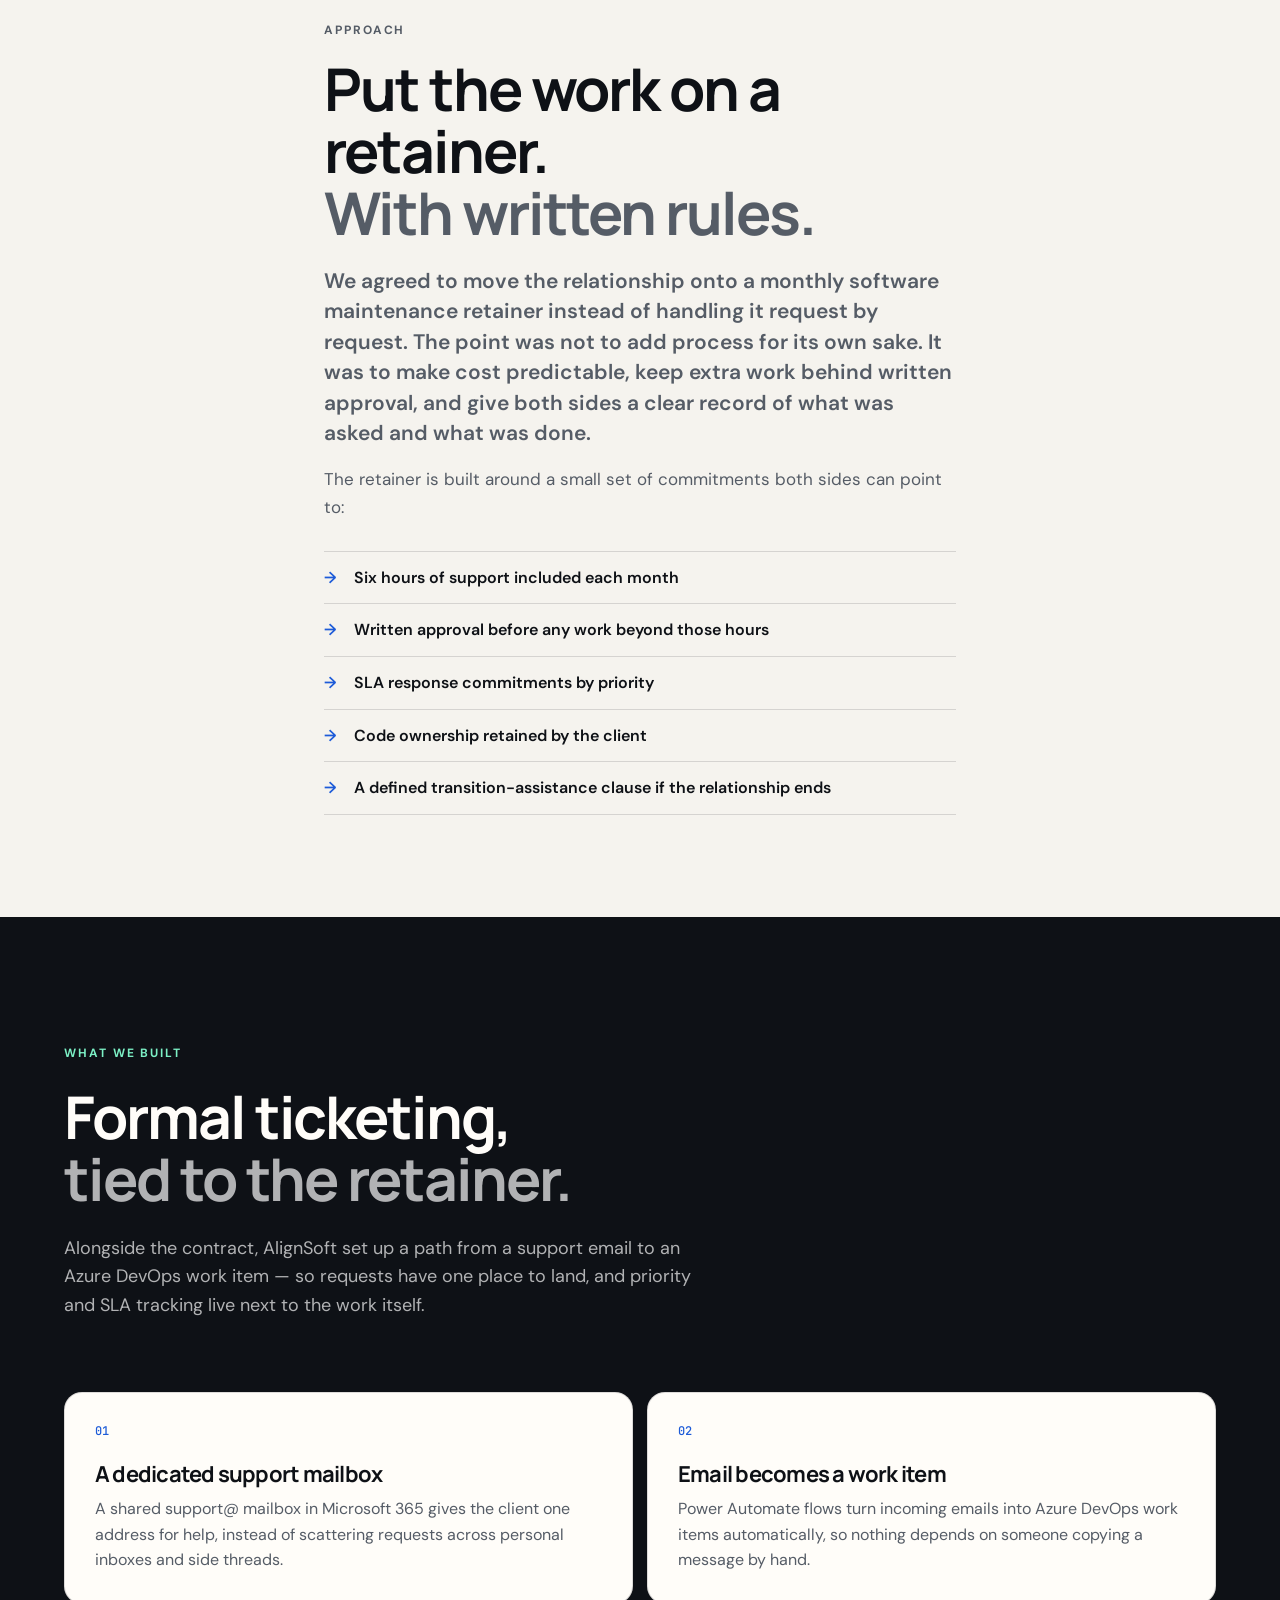
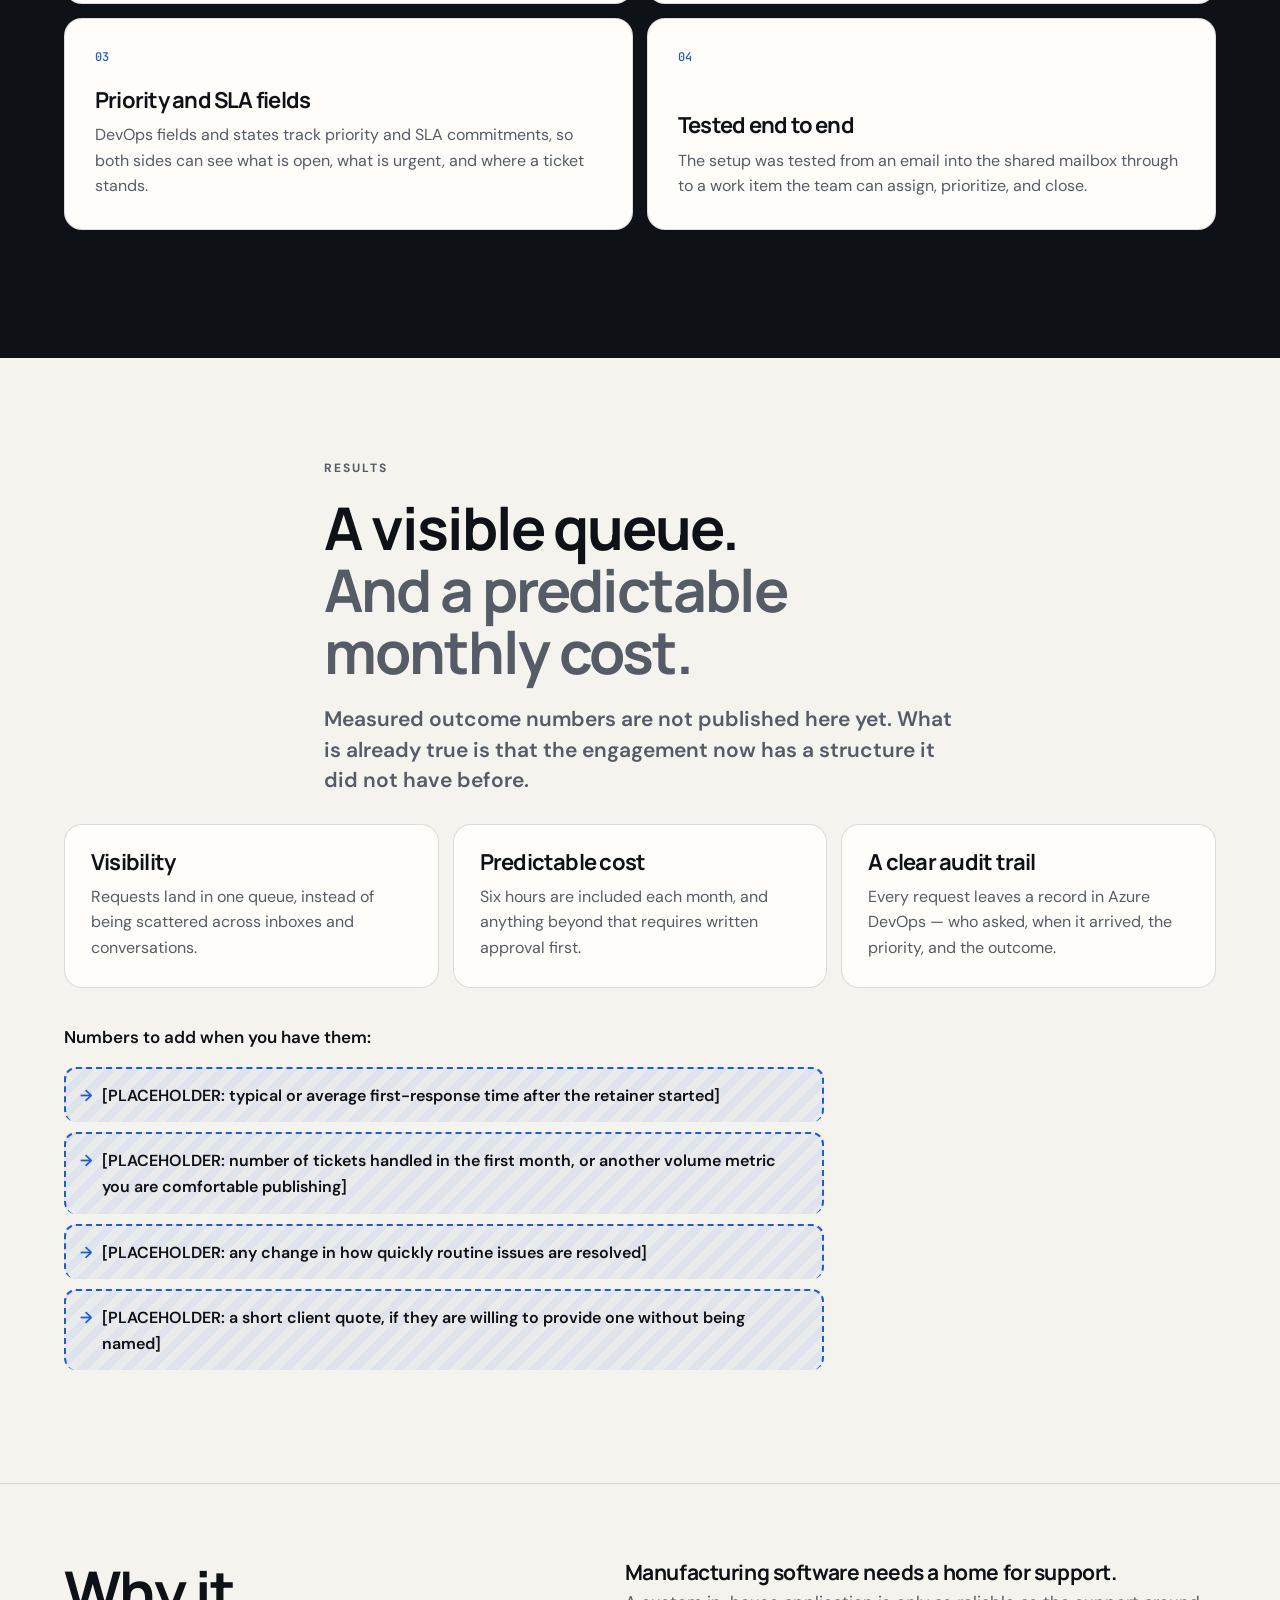
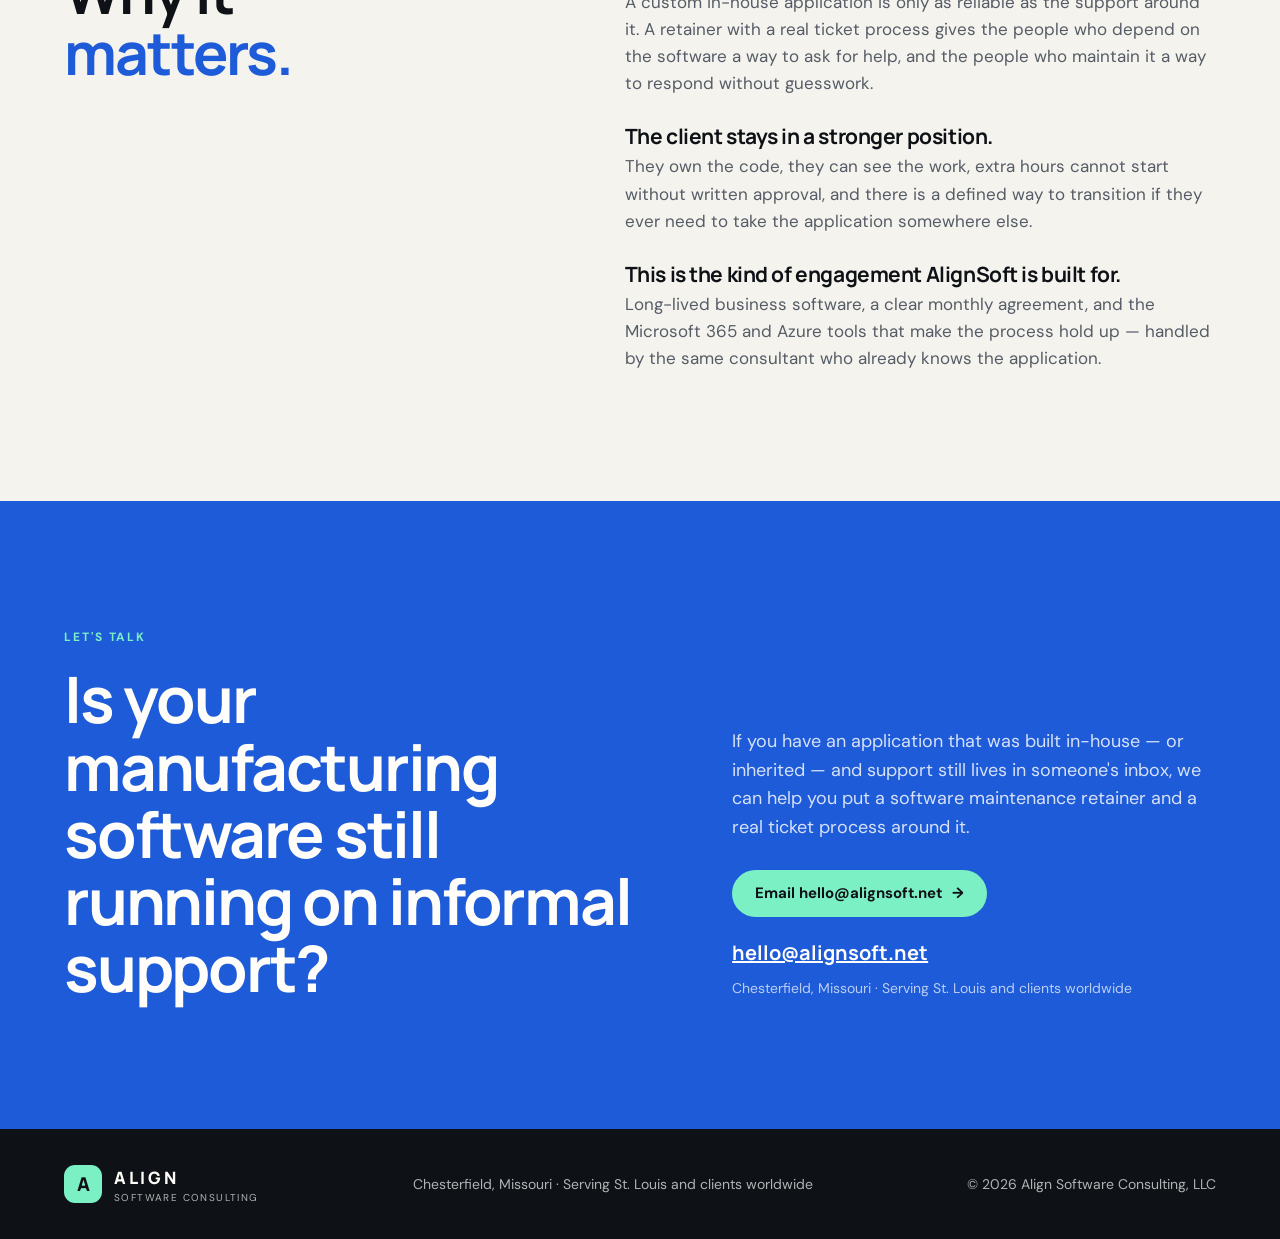
<file: work/manufacturing-support-retainer/index.html>
<!DOCTYPE html>
<html lang="en">
<head>
  <meta charset="UTF-8" />
  <meta name="viewport" content="width=device-width, initial-scale=1.0" />
  <title>Manufacturing Support Retainer | AlignSoft</title>
  <meta name="description" content="How AlignSoft moved a St. Louis-area manufacturer from ad hoc support to a monthly software maintenance retainer with formal ticketing in Azure DevOps." />
  <link rel="canonical" href="https://www.alignsoft.net/work/manufacturing-support-retainer/" />
  <meta name="theme-color" content="#0e1116" />

  <meta property="og:type" content="article" />
  <meta property="og:site_name" content="Align Software Consulting" />
  <meta property="og:url" content="https://www.alignsoft.net/work/manufacturing-support-retainer/" />
  <meta property="og:title" content="Manufacturing Support Retainer | AlignSoft" />
  <meta property="og:description" content="How AlignSoft moved a St. Louis-area manufacturer from ad hoc support to a monthly software maintenance retainer with formal ticketing in Azure DevOps." />
  <meta name="twitter:card" content="summary" />
  <meta name="twitter:title" content="Manufacturing Support Retainer | AlignSoft" />
  <meta name="twitter:description" content="How AlignSoft moved a St. Louis-area manufacturer from ad hoc support to a monthly software maintenance retainer with formal ticketing in Azure DevOps." />

  <link rel="icon" href="data:image/svg+xml,%3Csvg xmlns='http://www.w3.org/2000/svg' viewBox='0 0 64 64'%3E%3Crect width='64' height='64' rx='14' fill='%230e1116'/%3E%3Cpath d='M18 46 32 16l14 30M23 36h18' stroke='%237cf0c5' stroke-width='6' fill='none' stroke-linecap='round' stroke-linejoin='round'/%3E%3C/svg%3E" />

  <link rel="preconnect" href="https://fonts.googleapis.com">
  <link rel="preconnect" href="https://fonts.gstatic.com" crossorigin>
  <link href="https://fonts.googleapis.com/css2?family=DM+Sans:opsz,wght@9..40,400;9..40,500;9..40,600;9..40,700&family=Manrope:wght@500;600;700;800&family=JetBrains+Mono:wght@400;500&display=swap" rel="stylesheet">
  <link rel="stylesheet" href="/styles.css" />
  <link rel="stylesheet" href="/page.css" />

  <script type="application/ld+json">
  {
    "@context": "https://schema.org",
    "@type": "Article",
    "headline": "From ad hoc support to a predictable monthly retainer",
    "description": "How AlignSoft moved a St. Louis-area manufacturer from ad hoc support to a monthly software maintenance retainer with formal ticketing in Azure DevOps.",
    "url": "https://www.alignsoft.net/work/manufacturing-support-retainer/",
    "mainEntityOfPage": "https://www.alignsoft.net/work/manufacturing-support-retainer/",
    "datePublished": "2026-11-11",
    "dateModified": "2026-11-11",
    "author": {
      "@type": "ProfessionalService",
      "name": "Align Software Consulting, LLC",
      "url": "https://www.alignsoft.net/",
      "email": "hello@alignsoft.net"
    },
    "publisher": {
      "@type": "Organization",
      "name": "Align Software Consulting, LLC",
      "url": "https://www.alignsoft.net/"
    },
    "about": [
      "Software maintenance retainer",
      "Manufacturing software",
      "Azure DevOps",
      "Power Automate",
      "Microsoft 365"
    ]
  }
  </script>
</head>
<body>
  <a class="skip" href="#main">Skip to content</a>

  <header class="site-header">
    <div class="wrap header-inner">
      <a class="logo" href="/" aria-label="Align Software Consulting — home">
        <span class="logo-mark" aria-hidden="true">A</span>
        <span class="logo-text"><b>ALIGN</b><small>Software Consulting</small></span>
      </a>

      <nav id="nav" aria-label="Primary">
        <a href="/#ai">AI services</a>
        <a href="/#automation">Automation</a>
        <a href="/#legacy">Legacy apps</a>
        <a href="/#process">How we work</a>
        <a href="/#faq">FAQ</a>
        <a href="/about/">About</a>
        <a href="/work/manufacturing-support-retainer/" aria-current="page">Work</a>
        <a class="btn btn-small nav-cta" href="/#contact">Book a call</a>
      </nav>

      <button class="menu" aria-label="Open menu" aria-expanded="false" aria-controls="nav">
        <span></span><span></span>
      </button>
    </div>
  </header>

  <main id="main">
    <section class="hero page-hero" id="top">
      <div class="wrap">
        <div class="breadcrumb" role="navigation" aria-label="Breadcrumb">
          <a href="/">Home</a>
          <span class="sep" aria-hidden="true">/</span>
          <span aria-current="page">Work</span>
        </div>
        <p class="kicker"><span class="dot" aria-hidden="true"></span> Case study · St. Louis-area industrial manufacturer</p>
        <h1>From ad hoc support to a <em>predictable monthly retainer.</em></h1>
        <p class="lede">
          A long-term client — a St. Louis-area industrial manufacturer — runs a custom
          in-house application that AlignSoft built and still maintains. In October and
          November 2026, we moved that relationship from informal, as-needed support onto
          a formal software maintenance retainer, with a ticket process the client's team
          can actually use.
        </p>
        <div class="hero-actions">
          <a class="btn btn-primary" href="mailto:hello@alignsoft.net?subject=Maintenance%20retainer%20inquiry">Talk about a retainer <span aria-hidden="true">→</span></a>
          <a class="btn btn-ghost" href="/about/">About AlignSoft</a>
        </div>
        <dl class="facts">
          <div>
            <dt>Client</dt>
            <dd>A St. Louis-area industrial manufacturer</dd>
          </div>
          <div>
            <dt>Engagement</dt>
            <dd>Software maintenance retainer</dd>
          </div>
          <div>
            <dt>When</dt>
            <dd>October–November 2026</dd>
          </div>
          <div>
            <dt>Stack</dt>
            <dd>Microsoft 365, Power Automate, Azure DevOps</dd>
          </div>
        </dl>
      </div>
    </section>

    <section class="story" id="challenge">
      <div class="wrap story-block">
        <p class="eyebrow">Challenge</p>
        <h2>Support that lived in inboxes <span>and side conversations.</span></h2>
        <p class="lead">
          For years, support for the application was ad hoc. Requests arrived by email or
          in conversation, hours were hard to forecast, and there was no shared view of
          what was open, what was urgent, or how quickly something would be picked up.
        </p>
        <p>
          That arrangement works until it doesn't — especially when the application is
          part of how a manufacturing business actually runs. The client needed a steadier
          way to ask for help, and AlignSoft needed a clearer way to respond, without
          turning every request into a one-off negotiation.
        </p>
      </div>
    </section>

    <section class="story" id="approach">
      <div class="wrap story-block">
        <p class="eyebrow">Approach</p>
        <h2>Put the work on a retainer.<br><span>With written rules.</span></h2>
        <p class="lead">
          We agreed to move the relationship onto a monthly software maintenance retainer
          instead of handling it request by request. The point was not to add process for
          its own sake. It was to make cost predictable, keep extra work behind written
          approval, and give both sides a clear record of what was asked and what was done.
        </p>
        <p>
          The retainer is built around a small set of commitments both sides can point to:
        </p>
        <ul class="checks">
          <li>Six hours of support included each month</li>
          <li>Written approval before any work beyond those hours</li>
          <li>SLA response commitments by priority</li>
          <li>Code ownership retained by the client</li>
          <li>A defined transition-assistance clause if the relationship ends</li>
        </ul>
      </div>
    </section>

    <section class="ai" id="built">
      <div class="wrap">
        <div class="section-head stacked">
          <p class="eyebrow light">What we built</p>
          <h2>Formal ticketing,<br><span>tied to the retainer.</span></h2>
          <p class="section-sub">
            Alongside the contract, AlignSoft set up a path from a support email to an
            Azure DevOps work item — so requests have one place to land, and priority and
            SLA tracking live next to the work itself.
          </p>
        </div>
        <div class="built-grid">
          <article class="svc">
            <span class="svc-num">01</span>
            <h3>A dedicated support mailbox</h3>
            <p>
              A shared support@ mailbox in Microsoft 365 gives the client one address for
              help, instead of scattering requests across personal inboxes and side threads.
            </p>
          </article>
          <article class="svc">
            <span class="svc-num">02</span>
            <h3>Email becomes a work item</h3>
            <p>
              Power Automate flows turn incoming emails into Azure DevOps work items
              automatically, so nothing depends on someone copying a message by hand.
            </p>
          </article>
          <article class="svc">
            <span class="svc-num">03</span>
            <h3>Priority and SLA fields</h3>
            <p>
              DevOps fields and states track priority and SLA commitments, so both sides
              can see what is open, what is urgent, and where a ticket stands.
            </p>
          </article>
          <article class="svc">
            <span class="svc-num">04</span>
            <h3>Tested end to end</h3>
            <p>
              The setup was tested from an email into the shared mailbox through to a work
              item the team can assign, prioritize, and close.
            </p>
          </article>
        </div>
      </div>
    </section>

    <section class="story" id="results">
      <div class="wrap story-block">
        <p class="eyebrow">Results</p>
        <h2>A visible queue.<br><span>And a predictable monthly cost.</span></h2>
        <p class="lead">
          Measured outcome numbers are not published here yet. What is already true is
          that the engagement now has a structure it did not have before.
        </p>
      </div>
      <div class="wrap">
        <div class="qual-grid">
          <article class="qual">
            <h3>Visibility</h3>
            <p>Requests land in one queue, instead of being scattered across inboxes and conversations.</p>
          </article>
          <article class="qual">
            <h3>Predictable cost</h3>
            <p>Six hours are included each month, and anything beyond that requires written approval first.</p>
          </article>
          <article class="qual">
            <h3>A clear audit trail</h3>
            <p>Every request leaves a record in Azure DevOps — who asked, when it arrived, the priority, and the outcome.</p>
          </article>
        </div>
        <div class="story-block">
          <p style="margin-bottom: 16px; font-weight: 600; color: var(--ink);">Numbers to add when you have them:</p>
          <ul class="checks placeholder-list">
            <li class="placeholder">[PLACEHOLDER: typical or average first-response time after the retainer started]</li>
            <li class="placeholder">[PLACEHOLDER: number of tickets handled in the first month, or another volume metric you are comfortable publishing]</li>
            <li class="placeholder">[PLACEHOLDER: any change in how quickly routine issues are resolved]</li>
            <li class="placeholder">[PLACEHOLDER: a short client quote, if they are willing to provide one without being named]</li>
          </ul>
        </div>
      </div>
    </section>

    <section class="bridge" id="why">
      <div class="wrap bridge-grid">
        <h2>Why it <span>matters.</span></h2>
        <div class="bridge-points">
          <div>
            <h3>Manufacturing software needs a home for support.</h3>
            <p>
              A custom in-house application is only as reliable as the support around it.
              A retainer with a real ticket process gives the people who depend on the
              software a way to ask for help, and the people who maintain it a way to
              respond without guesswork.
            </p>
          </div>
          <div>
            <h3>The client stays in a stronger position.</h3>
            <p>
              They own the code, they can see the work, extra hours cannot start without
              written approval, and there is a defined way to transition if they ever need
              to take the application somewhere else.
            </p>
          </div>
          <div>
            <h3>This is the kind of engagement AlignSoft is built for.</h3>
            <p>
              Long-lived business software, a clear monthly agreement, and the Microsoft
              365 and Azure tools that make the process hold up — handled by the same
              consultant who already knows the application.
            </p>
          </div>
        </div>
      </div>
    </section>

    <section class="contact" id="contact">
      <div class="wrap contact-grid">
        <div>
          <p class="eyebrow light">Let's talk</p>
          <h2>Is your manufacturing software still running on informal support?</h2>
        </div>
        <div class="contact-copy">
          <p>
            If you have an application that was built in-house — or inherited — and support
            still lives in someone's inbox, we can help you put a software maintenance
            retainer and a real ticket process around it.
          </p>
          <a class="btn btn-light" href="mailto:hello@alignsoft.net?subject=Maintenance%20retainer%20inquiry">Email hello@alignsoft.net <span aria-hidden="true">→</span></a>
          <a class="contact-email" href="mailto:hello@alignsoft.net">hello@alignsoft.net</a>
          <small>Chesterfield, Missouri · Serving St. Louis and clients worldwide</small>
        </div>
      </div>
    </section>
  </main>

  <footer class="site-footer">
    <div class="wrap footer-inner">
      <a class="logo" href="/" aria-label="Align Software Consulting — home">
        <span class="logo-mark" aria-hidden="true">A</span>
        <span class="logo-text"><b>ALIGN</b><small>Software Consulting</small></span>
      </a>
      <p class="footer-nap">Chesterfield, Missouri · Serving St. Louis and clients worldwide</p>
      <span>© <span id="year">2026</span> Align Software Consulting, LLC</span>
    </div>
  </footer>

  <script src="/script.js"></script>
</body>
</html>
</file>
<file: styles.css>
:root {
  --paper: #f5f3ee;
  --paper-2: #ebe8e0;
  --white: #fffdf9;
  --ink: #0e1116;
  --ink-2: #171b22;
  --ink-3: #232833;
  --muted: #555c66;
  --muted-light: rgba(255, 255, 255, .68);
  --line: rgba(14, 17, 22, .14);
  --line-light: rgba(255, 255, 255, .14);
  --blue: #1d5bd8;
  --blue-deep: #1447b0;
  --signal: #7cf0c5;
  --amber: #ffb547;
  --radius: 18px;
  --gutter: clamp(16px, 5vw, 72px);
  --display: "Manrope", system-ui, sans-serif;
  --body: "DM Sans", system-ui, sans-serif;
  --mono: "JetBrains Mono", ui-monospace, SFMono-Regular, Menlo, monospace;
}

*, *::before, *::after { box-sizing: border-box; }
html { scroll-behavior: smooth; scroll-padding-top: 84px; }
body {
  margin: 0;
  background: var(--paper);
  color: var(--ink);
  font: 400 17px/1.6 var(--body);
  -webkit-font-smoothing: antialiased;
  overflow-x: clip;
}
a { color: inherit; }
h1, h2, h3, p { margin-top: 0; }
h1, h2, h3 { font-family: var(--display); letter-spacing: -.035em; line-height: 1.05; }
h2 { font-size: clamp(34px, 4.6vw, 64px); margin-bottom: 0; }
h2 span { color: var(--muted); }
.mono { font-family: var(--mono); }
.wrap { width: 100%; max-width: 1280px; margin: 0 auto; padding: 0 var(--gutter); }

.skip { position: absolute; left: -9999px; top: 8px; background: var(--ink); color: var(--white); padding: 10px 14px; border-radius: 8px; z-index: 100; }
.skip:focus { left: 8px; }
:focus-visible { outline: 3px solid var(--blue); outline-offset: 3px; border-radius: 4px; }

.eyebrow, .kicker {
  font: 700 12px/1.4 var(--body);
  text-transform: uppercase;
  letter-spacing: .16em;
  color: var(--blue);
  margin-bottom: 20px;
}
.eyebrow.light { color: var(--signal); }

/* Buttons */
.btn {
  display: inline-flex; align-items: center; gap: 10px;
  padding: 15px 22px; border-radius: 999px;
  font: 700 15px/1 var(--body); text-decoration: none;
  border: 1.5px solid transparent;
  transition: transform .2s, background .2s, border-color .2s, color .2s;
}
.btn:hover { transform: translateY(-1px); }
.btn-primary { background: var(--ink); color: var(--white); }
.btn-primary:hover { background: var(--blue); }
.btn-ghost { border-color: var(--line); }
.btn-ghost:hover { border-color: var(--ink); }
.btn-light { background: var(--signal); color: var(--ink); }
.btn-light:hover { background: var(--white); }
.btn-small { padding: 10px 16px; font-size: 14px; }

/* Header */
.site-header {
  position: sticky; top: 0; z-index: 50;
  background: color-mix(in srgb, var(--paper) 86%, transparent);
  backdrop-filter: saturate(1.4) blur(12px);
  -webkit-backdrop-filter: saturate(1.4) blur(12px);
  border-bottom: 1px solid var(--line);
}
.header-inner { height: 72px; display: flex; align-items: center; justify-content: space-between; gap: 24px; }
.logo { display: flex; align-items: center; gap: 12px; text-decoration: none; }
.logo-mark {
  width: 38px; height: 38px; border-radius: 11px;
  display: grid; place-items: center;
  background: var(--ink); color: var(--signal);
  font: 800 19px var(--display);
}
.logo-text { display: flex; flex-direction: column; line-height: 1; }
.logo-text b { font: 800 17px var(--display); letter-spacing: .16em; }
.logo-text small { font-size: 10px; letter-spacing: .14em; text-transform: uppercase; margin-top: 4px; color: var(--muted); }
nav { display: flex; align-items: center; gap: 28px; font-size: 15px; font-weight: 600; }
nav a { text-decoration: none; }
nav a:not(.btn):hover { color: var(--blue); }
.nav-cta { background: var(--ink); color: var(--white); }
.nav-cta:hover { background: var(--blue); }
.menu { display: none; background: none; border: 0; width: 44px; height: 44px; position: relative; cursor: pointer; }
.menu span { position: absolute; left: 10px; width: 24px; height: 2px; background: var(--ink); transition: transform .2s, top .2s; }
.menu span:first-child { top: 17px; }
.menu span:last-child { top: 25px; }
.menu[aria-expanded="true"] span:first-child { top: 21px; transform: rotate(45deg); }
.menu[aria-expanded="true"] span:last-child { top: 21px; transform: rotate(-45deg); }

/* Hero */
.hero { padding: clamp(56px, 9vw, 120px) 0 clamp(64px, 8vw, 110px); position: relative; }
.hero::before {
  content: ""; position: absolute; inset: 0; z-index: -1;
  background:
    radial-gradient(600px 400px at 85% 20%, rgba(124, 240, 197, .35), transparent 70%),
    radial-gradient(500px 380px at 70% 85%, rgba(29, 91, 216, .14), transparent 70%);
}
.hero-grid { display: grid; grid-template-columns: 1.1fr .9fr; gap: clamp(40px, 6vw, 88px); align-items: center; }
.kicker { display: inline-flex; align-items: center; gap: 10px; color: var(--ink); }
.dot { width: 8px; height: 8px; border-radius: 50%; background: #17b27a; box-shadow: 0 0 0 4px rgba(23, 178, 122, .18); }
.hero h1 { font-size: clamp(42px, 5.6vw, 80px); line-height: .98; letter-spacing: -.045em; margin-bottom: 28px; }
.hero h1 em { font-style: normal; color: var(--blue); }
.lede { font-size: clamp(18px, 1.5vw, 21px); color: var(--muted); max-width: 610px; margin-bottom: 34px; }
.hero-actions { display: flex; flex-wrap: wrap; gap: 12px; margin-bottom: 34px; }
.hero-points { list-style: none; padding: 0; margin: 0; display: flex; flex-wrap: wrap; gap: 10px 26px; font-size: 15px; font-weight: 600; }
.hero-points li { display: flex; align-items: center; gap: 8px; }
.hero-points li::before { content: "✓"; color: #17a370; font-weight: 800; }

/* Hero workflow card */
.flow-card {
  margin: 0; background: var(--ink); color: var(--white);
  border-radius: 22px; padding: 18px;
  box-shadow: 0 40px 80px -30px rgba(14, 17, 22, .55), 0 0 0 1px rgba(255, 255, 255, .04) inset;
}
.flow-top { display: flex; align-items: center; gap: 12px; padding: 4px 6px 16px; font-size: 13px; color: var(--muted-light); }
.flow-dots { display: flex; gap: 6px; margin-right: 4px; }
.flow-dots i { width: 10px; height: 10px; border-radius: 50%; background: rgba(255, 255, 255, .18); }
.live { margin-left: auto; display: inline-flex; align-items: center; gap: 7px; color: var(--signal); font-weight: 600; }
.live i { width: 7px; height: 7px; border-radius: 50%; background: var(--signal); animation: pulse 1.6s infinite; }
.flow-steps { list-style: none; margin: 0; padding: 0; display: grid; gap: 8px; }
.flow-steps li {
  display: grid; grid-template-columns: 38px 1fr auto; align-items: center; gap: 14px;
  background: var(--ink-3); border: 1px solid var(--line-light); border-radius: 14px; padding: 13px 14px;
  animation: rise .6s cubic-bezier(.2, .7, .2, 1) both; animation-delay: calc(var(--d) * .18s + .2s);
}
.flow-steps b { display: block; font: 700 15px/1.3 var(--display); letter-spacing: -.01em; }
.flow-steps small { display: block; font-size: 12px; color: var(--muted-light); margin-top: 3px; }
.step-ico { width: 38px; height: 38px; align-self: center; border-radius: 10px; display: grid; place-items: center; background: rgba(255, 255, 255, .08); font-size: 17px; }
.step-ico.is-ai { background: var(--blue); color: var(--white); }
.step-ico.warn { background: var(--amber); color: var(--ink); font-weight: 800; }
.step-ico.ok { background: var(--signal); color: var(--ink); font-weight: 800; }
.tag { font: 500 11px var(--mono); padding: 5px 9px; border-radius: 999px; border: 1px solid var(--line-light); color: var(--muted-light); }
.tag-ai { border-color: var(--signal); color: var(--signal); }
.flow-card figcaption { font-size: 12px; color: rgba(255, 255, 255, .5); text-align: center; padding-top: 14px; }

@keyframes rise { from { opacity: 0; transform: translateY(10px); } }
@keyframes pulse { 50% { opacity: .35; } }

/* Strip */
.strip { border-top: 1px solid var(--line); border-bottom: 1px solid var(--line); background: var(--white); }
.strip-inner { display: flex; align-items: center; gap: 32px; padding-top: 22px; padding-bottom: 22px; }
.strip p { margin: 0; flex: none; font-size: 13px; font-weight: 700; text-transform: uppercase; letter-spacing: .12em; color: var(--muted); }
.strip ul { list-style: none; margin: 0; padding: 0; display: flex; flex-wrap: wrap; gap: 8px 28px; font: 700 15px var(--display); }

/* Positioning */
.position { padding: clamp(80px, 11vw, 150px) 0; }
.position-grid { display: grid; grid-template-columns: 1.1fr .9fr; gap: clamp(32px, 6vw, 96px); align-items: end; }
.position-copy { color: var(--muted); }
.lead { font-size: 21px; line-height: 1.45; color: var(--ink); font-weight: 600; }

/* Section heads */
.section-head { display: grid; grid-template-columns: 1fr 1fr; gap: 24px 64px; align-items: end; margin-bottom: clamp(40px, 6vw, 72px); }
.section-head .eyebrow { grid-column: 1 / -1; margin-bottom: 0; }
.section-sub { margin: 0; font-size: 18px; color: var(--muted-light); max-width: 520px; }

/* AI services */
.ai { background: var(--ink); color: var(--white); padding: clamp(80px, 10vw, 140px) 0; }
.ai h2 span { color: var(--muted-light); }
.ai-grid { display: grid; grid-template-columns: repeat(3, 1fr); gap: 14px; }
.svc {
  background: var(--ink-2); border: 1px solid var(--line-light); border-radius: var(--radius);
  padding: 30px; display: flex; flex-direction: column; min-height: 250px;
  transition: border-color .2s, transform .2s;
}
.svc:hover { border-color: rgba(124, 240, 197, .5); transform: translateY(-2px); }
.svc-num { font: 500 12px var(--mono); color: var(--signal); margin-bottom: auto; }
.svc h3 { font-size: 24px; margin: 40px 0 12px; }
.svc p { margin: 0; color: var(--muted-light); font-size: 16px; }
.svc-feature {
  grid-column: span 2; grid-row: span 2;
  background: linear-gradient(135deg, var(--blue) 0%, var(--blue-deep) 100%);
  border-color: transparent;
}
.svc-feature .svc-num { color: var(--white); opacity: .8; }
.svc-feature h3 { font-size: clamp(28px, 3vw, 40px); }
.svc-feature p { color: rgba(255, 255, 255, .85); max-width: 560px; font-size: 17px; }
.text-link { margin-top: 22px; font-weight: 700; text-decoration: none; display: inline-flex; gap: 8px; border-bottom: 2px solid currentColor; align-self: flex-start; padding-bottom: 2px; }

/* Automation + legacy */
.pair { padding: clamp(80px, 10vw, 140px) 0; }
.pair-grid { display: grid; grid-template-columns: 1fr 1fr; gap: 20px; }
.pillar { background: var(--white); border: 1px solid var(--line); border-radius: 24px; padding: clamp(28px, 4vw, 52px); }
.pillar h2 { font-size: clamp(30px, 3.2vw, 44px); margin-bottom: 18px; }
.pillar > p { color: var(--muted); }
.pillar-legacy { background: var(--paper-2); }
.checks { list-style: none; margin: 30px 0 0; padding: 0; border-top: 1px solid var(--line); }
.checks li { padding: 13px 0 13px 30px; border-bottom: 1px solid var(--line); position: relative; font-weight: 600; font-size: 16px; }
.checks li::before { content: "→"; position: absolute; left: 0; color: var(--blue); }

/* Bridge */
.bridge { padding: 0 0 clamp(80px, 10vw, 140px); }
.bridge-grid { border-top: 1px solid var(--line); padding-top: clamp(48px, 6vw, 80px); display: grid; grid-template-columns: .9fr 1.1fr; gap: clamp(32px, 6vw, 96px); }
.bridge h2 span { display: block; color: var(--blue); }
.bridge-points { display: grid; gap: 28px; }
.bridge-points h3 { font-size: 21px; margin-bottom: 6px; letter-spacing: -.02em; }
.bridge-points p { margin: 0; color: var(--muted); }

/* Use cases */
.cases { background: var(--signal); padding: clamp(80px, 10vw, 140px) 0; }
.cases .eyebrow { color: var(--ink); }
.cases h2 span { color: var(--blue-deep); }
.section-head.dark { grid-template-columns: 1fr; }
.case-grid { display: grid; grid-template-columns: repeat(2, 1fr); gap: 14px; }
.case { background: var(--white); border-radius: var(--radius); padding: 30px; border: 1px solid rgba(14, 17, 22, .08); }
.case-before { font: 700 21px/1.3 var(--display); letter-spacing: -.02em; margin-bottom: 18px; }
.case-after { margin: 0; color: var(--muted); padding-left: 18px; border-left: 3px solid var(--blue); }

/* Process */
.process { background: var(--ink); color: var(--white); padding: clamp(80px, 10vw, 140px) 0; }
.process h2 span { color: var(--signal); }
.process .section-head { grid-template-columns: 1fr; }
.steps { list-style: none; margin: 0; padding: 0; display: grid; grid-template-columns: repeat(4, 1fr); gap: 14px; counter-reset: s; }
.steps li { border-top: 2px solid var(--line-light); padding-top: 26px; }
.step-n { display: grid; place-items: center; width: 40px; height: 40px; border-radius: 50%; background: var(--signal); color: var(--ink); font: 800 17px var(--display); margin-bottom: 26px; }
.steps h3 { font-size: 26px; margin-bottom: 4px; }
.step-time { font: 500 13px var(--mono); color: var(--signal); margin-bottom: 14px; }
.steps p:last-child { color: var(--muted-light); font-size: 16px; margin: 0; }

/* FAQ */
.faq { padding: clamp(80px, 10vw, 140px) 0; }
.faq-grid { display: grid; grid-template-columns: .8fr 1.2fr; gap: clamp(32px, 6vw, 96px); }
.faq-list { border-top: 1px solid var(--line); }
details { border-bottom: 1px solid var(--line); }
summary {
  cursor: pointer; list-style: none; padding: 22px 44px 22px 0; position: relative;
  font: 700 19px/1.35 var(--display); letter-spacing: -.015em;
}
summary::-webkit-details-marker { display: none; }
summary::after {
  content: "+"; position: absolute; right: 4px; top: 50%; transform: translateY(-50%);
  font: 500 26px var(--body); color: var(--blue); transition: transform .2s;
}
details[open] summary::after { transform: translateY(-50%) rotate(45deg); }
details p { color: var(--muted); margin: -4px 0 24px; max-width: 660px; }

/* Contact */
.contact { background: var(--blue); color: var(--white); padding: clamp(80px, 10vw, 140px) 0; }
.contact-grid { display: grid; grid-template-columns: 1.1fr .9fr; gap: clamp(32px, 6vw, 96px); align-items: end; }
.contact h2 { font-size: clamp(38px, 5vw, 72px); }
.contact-copy p { font-size: 18px; color: rgba(255, 255, 255, .82); margin-bottom: 28px; }
.contact-email { display: block; margin: 22px 0 8px; font: 700 20px var(--display); color: var(--white); }
.contact-copy small { color: rgba(255, 255, 255, .7); font-size: 14px; }

/* Footer */
.site-footer { background: var(--ink); color: var(--muted-light); font-size: 14px; }
.site-footer .logo-text b { color: var(--white); }
.site-footer .logo-text small { color: var(--muted-light); }
.site-footer .logo-mark { background: var(--signal); color: var(--ink); }
.footer-inner { display: flex; align-items: center; justify-content: space-between; gap: 24px; padding-top: 36px; padding-bottom: 36px; flex-wrap: wrap; }
.footer-inner p { margin: 0; }

/* Responsive */
@media (max-width: 1020px) {
  nav {
    display: none; position: absolute; top: 72px; left: 0; right: 0;
    flex-direction: column; align-items: stretch; gap: 0;
    background: var(--paper); border-bottom: 1px solid var(--line); padding: 8px var(--gutter) 20px;
  }
  nav.open { display: flex; }
  nav a:not(.btn) { padding: 14px 0; border-bottom: 1px solid var(--line); }
  .nav-cta { margin-top: 16px; justify-content: center; }
  .menu { display: block; }
  .hero-grid, .position-grid, .bridge-grid, .faq-grid, .contact-grid, .pair-grid { grid-template-columns: 1fr; }
  .section-head { grid-template-columns: 1fr; }
  .ai-grid { grid-template-columns: 1fr 1fr; }
  .steps { grid-template-columns: 1fr 1fr; gap: 36px 20px; }
}
@media (max-width: 640px) {
  body { font-size: 16px; }
  .ai-grid, .case-grid, .steps { grid-template-columns: 1fr; }
  .svc-feature { grid-column: auto; }
  .svc { min-height: 0; padding: 24px; }
  .svc h3 { margin-top: 24px; }
  .hero-actions .btn { width: 100%; justify-content: center; }
  .flow-card { padding: 12px; border-radius: 18px; }
  .flow-steps li { grid-template-columns: 34px 1fr; gap: 12px; padding: 12px; }
  .flow-steps .tag { display: none; }
  .step-ico { width: 34px; height: 34px; }
  .strip-inner { flex-direction: column; align-items: flex-start; gap: 12px; }
  .footer-inner { flex-direction: column; text-align: center; }
}
@media (prefers-reduced-motion: reduce) {
  html { scroll-behavior: auto; }
  *, *::before, *::after { animation: none !important; transition: none !important; }
}

.site-footer a:not(.logo) { color: var(--white); text-decoration: none; }
.site-footer a:not(.logo):hover { color: var(--signal); }
</file>
<file: page.css>
/* Inner-page styles for Align Software Consulting.
   Complements /styles.css. Upload this file to the site root. */

.page-hero { padding-bottom: clamp(48px, 6vw, 80px); }
.page-hero .lede { max-width: 720px; }

.breadcrumb {
  display: flex;
  flex-wrap: wrap;
  align-items: center;
  gap: 8px;
  margin: 0 0 28px;
  font-size: 14px;
  font-weight: 600;
  color: var(--muted);
}
.breadcrumb a { text-decoration: none; }
.breadcrumb a:hover { color: var(--blue); }
.breadcrumb .sep { color: rgba(14, 17, 22, .35); font-weight: 500; }

nav a[aria-current="page"] { color: var(--blue); }

.facts {
  display: grid;
  grid-template-columns: repeat(4, 1fr);
  gap: 20px 28px;
  margin: 0;
  padding: 28px 0 0;
  border-top: 1px solid var(--line);
  max-width: 920px;
}
.facts div { margin: 0; }
.facts dt {
  font: 700 11px/1.4 var(--body);
  text-transform: uppercase;
  letter-spacing: .16em;
  color: var(--blue);
  margin: 0 0 8px;
}
.facts dd {
  margin: 0;
  font: 600 16px/1.4 var(--display);
  letter-spacing: -.02em;
}

.story { padding: clamp(64px, 8vw, 110px) 0; }
.story + .story { padding-top: 0; }
.story-block { max-width: 760px; }
.story h2 { margin-bottom: 22px; }
.story h2 span { color: var(--muted); }
.story .lead { margin-bottom: 18px; }
.story p { color: var(--muted); }
.story p:last-child { margin-bottom: 0; }

.about-split {
  display: grid;
  grid-template-columns: minmax(220px, 320px) 1fr;
  gap: clamp(32px, 5vw, 72px);
  align-items: start;
}
.about-copy p { color: var(--muted); }
.about-copy .lead { margin-bottom: 18px; }

.portrait {
  margin: 0;
  background: var(--white);
  border: 1px solid var(--line);
  border-radius: 24px;
  overflow: hidden;
}
.portrait img {
  display: block;
  width: 100%;
  height: auto;
  aspect-ratio: 4 / 5;
  object-fit: cover;
}

.placeholder {
  border: 2px dashed var(--blue);
  background:
    repeating-linear-gradient(
      -45deg,
      rgba(29, 91, 216, .05),
      rgba(29, 91, 216, .05) 8px,
      rgba(29, 91, 216, .1) 8px,
      rgba(29, 91, 216, .1) 16px
    );
  color: var(--ink);
  border-radius: var(--radius);
  padding: 16px 18px;
}
.placeholder-label {
  font: 700 11px/1.4 var(--body);
  text-transform: uppercase;
  letter-spacing: .14em;
  color: var(--blue);
  margin: 0 0 8px;
}
.placeholder p { margin: 0; color: var(--ink); font-weight: 600; font-size: 15px; }
.portrait.is-placeholder {
  min-height: 380px;
  display: flex;
  flex-direction: column;
  justify-content: flex-end;
  border: 2px dashed var(--blue);
  background:
    repeating-linear-gradient(
      -45deg,
      rgba(29, 91, 216, .05),
      rgba(29, 91, 216, .05) 8px,
      rgba(29, 91, 216, .1) 8px,
      rgba(29, 91, 216, .1) 16px
    );
}
.portrait.is-placeholder .placeholder-label { padding: 20px 20px 0; }
.portrait.is-placeholder figcaption {
  padding: 8px 20px 20px;
  font-size: 15px;
  font-weight: 600;
  color: var(--ink);
}

.placeholder-list { border-top: 0; margin-top: 8px; }
.placeholder-list li.placeholder {
  padding: 14px 16px 14px 36px;
  margin: 0 0 10px;
  border-radius: 12px;
  border-bottom: 0;
  font-weight: 600;
}
.placeholder-list li.placeholder::before { top: 14px; left: 14px; }

.connect-list {
  list-style: none;
  margin: 28px 0 0;
  padding: 0;
  display: flex;
  flex-wrap: wrap;
  gap: 12px;
}
.connect-list a,
.connect-list .placeholder {
  display: inline-flex;
  align-items: center;
  text-decoration: none;
  font-weight: 700;
  font-size: 15px;
}

.work-card-link { text-decoration: none; display: block; }
.work-card-link .case { height: 100%; transition: transform .2s, border-color .2s; }
.work-card-link:hover .case { transform: translateY(-2px); border-color: var(--ink); }
.work-kicker {
  font: 700 11px/1.4 var(--body);
  text-transform: uppercase;
  letter-spacing: .16em;
  color: var(--blue);
  margin-bottom: 12px;
}

.built-grid {
  display: grid;
  grid-template-columns: 1fr 1fr;
  gap: 14px;
  margin-top: 32px;
}
.built-grid .svc { min-height: 0; background: var(--white); border-color: var(--line); }
.built-grid .svc h3 { font-size: 22px; margin: 24px 0 10px; color: var(--ink); }
.built-grid .svc p { color: var(--muted); }
.built-grid .svc-num { color: var(--blue); }

.qual-grid {
  display: grid;
  grid-template-columns: repeat(3, 1fr);
  gap: 14px;
  margin: 28px 0 36px;
}
.qual {
  background: var(--white);
  border: 1px solid var(--line);
  border-radius: var(--radius);
  padding: 26px;
}
.qual h3 { font-size: 22px; margin: 0 0 10px; }
.qual p { margin: 0; color: var(--muted); font-size: 16px; }

.site-footer .footer-nap {
  margin: 0;
  font-size: 14px;
  color: var(--muted-light);
}

@media (max-width: 1020px) {
  .facts { grid-template-columns: 1fr 1fr; }
  .about-split { grid-template-columns: 1fr; max-width: 560px; }
  .portrait.is-placeholder { min-height: 280px; }
  .built-grid, .qual-grid { grid-template-columns: 1fr 1fr; }
}
@media (max-width: 640px) {
  .facts, .built-grid, .qual-grid { grid-template-columns: 1fr; }
}

.page-hero .kicker {
  flex-wrap: wrap;
  max-width: 100%;
  line-height: 1.5;
  white-space: normal;
}

.section-head.stacked {
  grid-template-columns: 1fr;
}
.section-head.stacked .section-sub {
  max-width: 640px;
}

@media (max-width: 640px) {
  .connect-list { flex-direction: column; align-items: stretch; }
  .connect-list .placeholder {
    flex-direction: column;
    align-items: flex-start;
    gap: 8px;
  }
}
</file>
